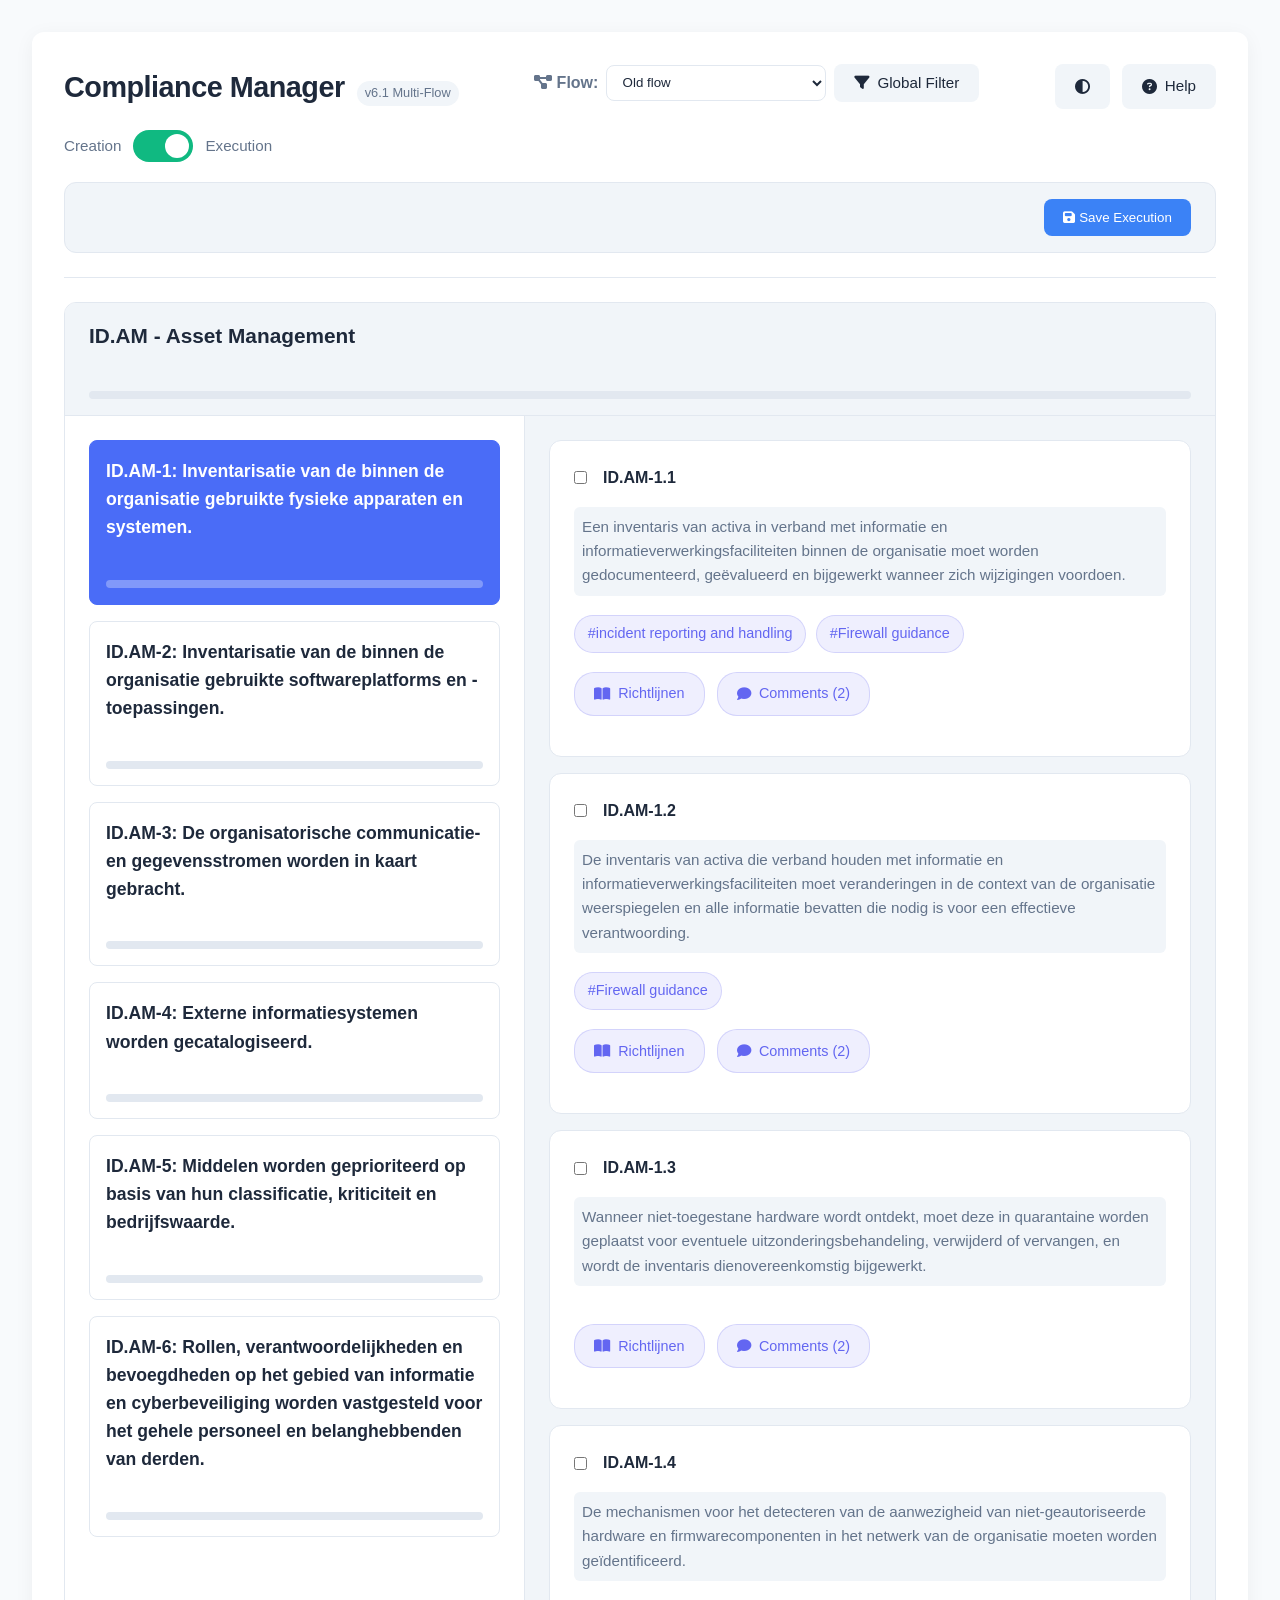
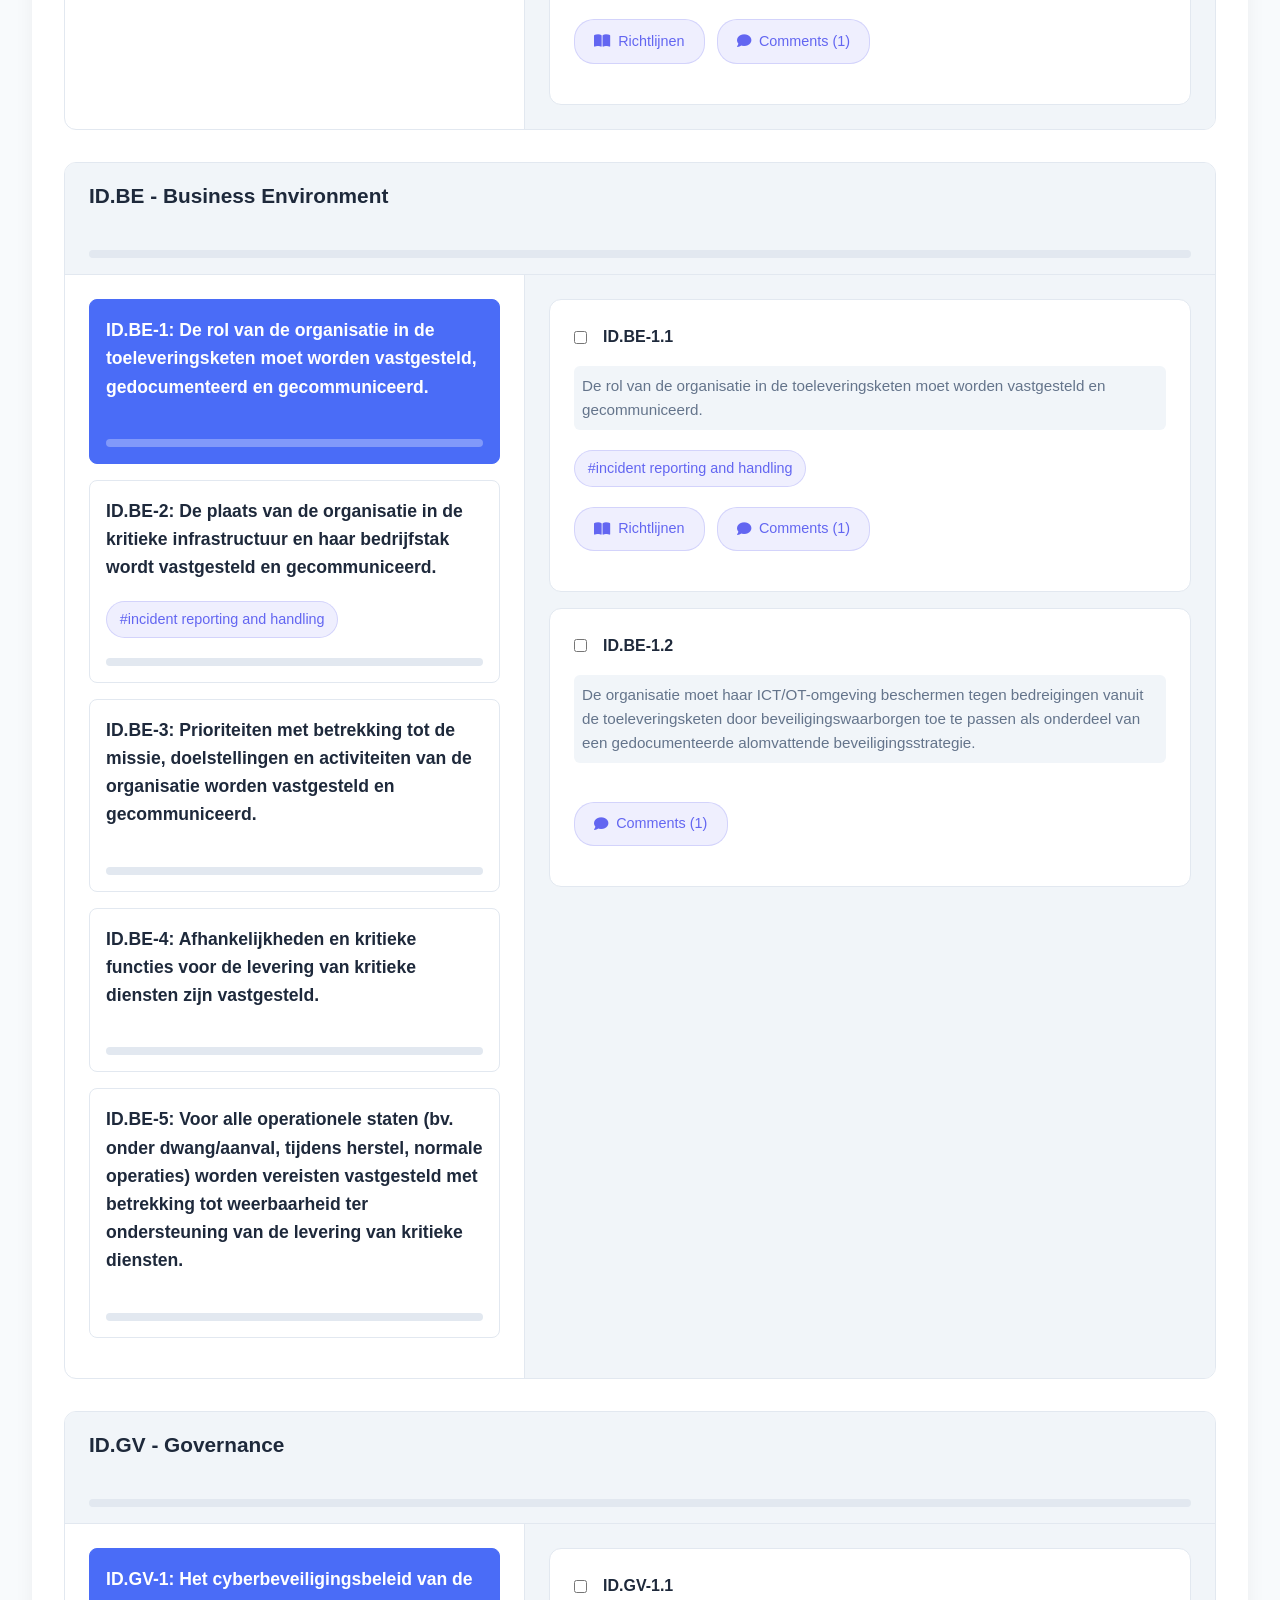
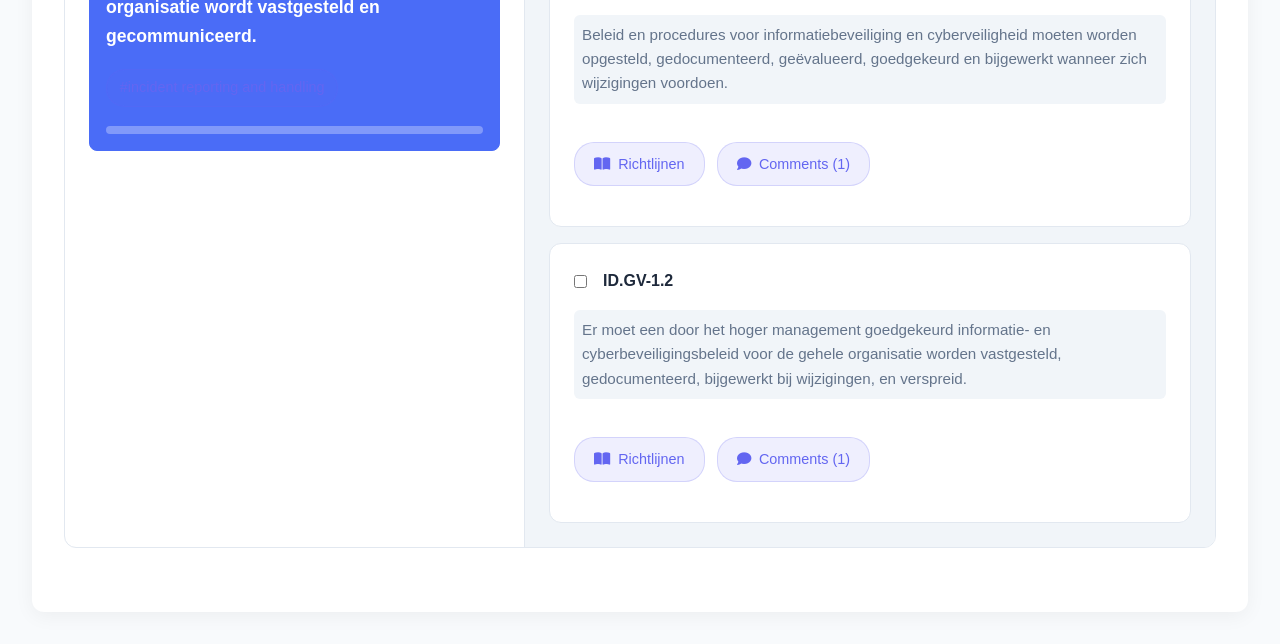
<file: index.html>
<!DOCTYPE html>
<html lang="en">
<head>
    <meta charset="UTF-8" />
    <meta name="viewport" content="width=device-width, initial-scale=1.0" />
    <title>Compliance Workflow Manager</title>
    <meta name="description" content="Manage complex compliance workflows with an Action and Evidence Register model." />
    <!-- Font Awesome -->
    <link rel="stylesheet" href="https://cdnjs.cloudflare.com/ajax/libs/font-awesome/6.4.0/css/all.min.css" />
    <!-- Quill (notes) -->
    <link href="https://cdn.quilljs.com/1.3.6/quill.snow.css" rel="stylesheet" />
    <!-- App styles -->
    <link rel="stylesheet" href="style.css" />
    <link
        rel="icon"
        href="data:image/svg+xml,<svg xmlns='http://www.w3.org/2000/svg' viewBox='0 0 24 24'><path fill='%236366f1' d='M12 2L2 7v10l10 5 10-5V7L12 2zm0 2.24L19.5 8.5 12 12.26 4.5 8.5 12 4.24zM3 8.82v6.36l8 4v-6.72L3 8.82zm9 3.46v6.72l8-4V8.82l-8 3.46z'/></svg>"
    />
</head>
<body>
    <div id="app-container">
        <!-- Header -->
        <div class="top-bar">
            <div class="header-controls">
                <div class="header-title">
                    <h1>Compliance Manager</h1>
                    <div class="app-version">v6.1 Multi-Flow</div>
                </div>

                <!-- FLOW PICKER -->
                <div class="flows-bar">
                    <label class="flow-label">
                        <i class="fa-solid fa-diagram-project"></i> Flow:
                    </label>
                    <select id="flow-select" aria-label="Select flow"></select>
                    <!-- Creation-only management -->
                    <button id="flow-new" class="doc-button creation-only" title="Create flow">
                        <i class="fa-solid fa-plus"></i> New
                    </button>
                    <button id="flow-rename" class="doc-button creation-only" title="Rename flow">
                        <i class="fa-solid fa-pen"></i>
                    </button>
                    <button id="flow-delete" class="doc-button danger creation-only" title="Delete flow">
                        <i class="fa-solid fa-trash"></i>
                    </button>
                    <button id="global-tag-filter" class="doc-button" title="Cross-flow tag filter">
                        <i class="fa-solid fa-filter"></i> Global Filter
                    </button>
                </div>

                <div class="header-buttons">
                    <button id="theme-toggle-btn" class="doc-button" title="Toggle Dark/Light Theme" aria-label="Toggle theme">
                        <i class="fa-solid fa-circle-half-stroke"></i>
                    </button>
                    <a
                        href="https://corprorate.com/newflow/documentation.html"
                        target="_blank"
                        class="doc-button"
                        title="View the user manual"
                        aria-label="Documentation"
                    >
                        <i class="fa-solid fa-circle-question"></i> Help
                    </a>
                </div>

                <div class="mode-toggle">
                    <span class="mode-label">Creation</span>
                    <label class="switch">
                        <input type="checkbox" id="mode-switch-checkbox" aria-label="Toggle between creation and execution modes" />
                        <span class="slider round"></span>
                    </label>
                    <span class="mode-label">Execution</span>
                </div>
            </div>

            <!-- Active tag filter banner (per-flow) -->
            <div id="tag-filter-banner" class="execution-only hidden" style="margin-top: 12px">
                <span class="tag-filter-chip">
                    <i class="fa-solid fa-filter"></i>
                    <span>Filtered by tag:</span>
                    <strong id="active-tag-label">#example</strong>
                    <button id="clear-tag-filter" class="clear-tag-filter" aria-label="Clear tag filter">
                        <i class="fa-solid fa-xmark"></i> Clear
                    </button>
                </span>
            </div>

            <!-- Global settings / save -->
            <div class="global-settings">
                <div class="left-global">
                    <label class="setting-toggle creation-only" title="If checked, evidence must be completed in order.">
                        <input type="checkbox" id="enforce-sequence-checkbox" />
                        Enforce Sequential Order
                    </label>
                </div>
                <div class="right-global">
                    <button id="save-structure-btn" class="primary creation-only" aria-label="Save creation data">
                        <i class="fa-solid fa-cloud-arrow-up"></i> Save Structure
                    </button>
                    <button id="save-execution-btn" class="secondary execution-only" aria-label="Save execution data">
                        <i class="fa-solid fa-floppy-disk"></i> Save Execution
                    </button>
                </div>
            </div>
        </div>

        <!-- Main workflow content -->
        <div id="workflow-root"><div class="loading-state">Loading...</div></div>

        <!-- Add Category button -->
        <div id="add-category-btn-container" class="creation-only">
            <button id="add-category-btn" data-action="add-category" data-path="data" aria-label="Add new control">
                <i class="fa-solid fa-plus"></i> Add New Rule
            </button>
        </div>
    </div>

    <!-- Modal -->
    <div id="modal-backdrop" class="hidden">
        <div id="modal-content">
            <button id="modal-close-btn" title="Close" aria-label="Close modal"><i class="fa-solid fa-xmark"></i></button>
            <h3 id="modal-title">Modal Title</h3>
            <div id="modal-body"></div>
        </div>
    </div>

    <!-- Quill -->
    <script src="https://cdn.quilljs.com/1.3.6/quill.js"></script>
    <!-- App -->
    <script src="script.js"></script>
</body>
</html>
</file>
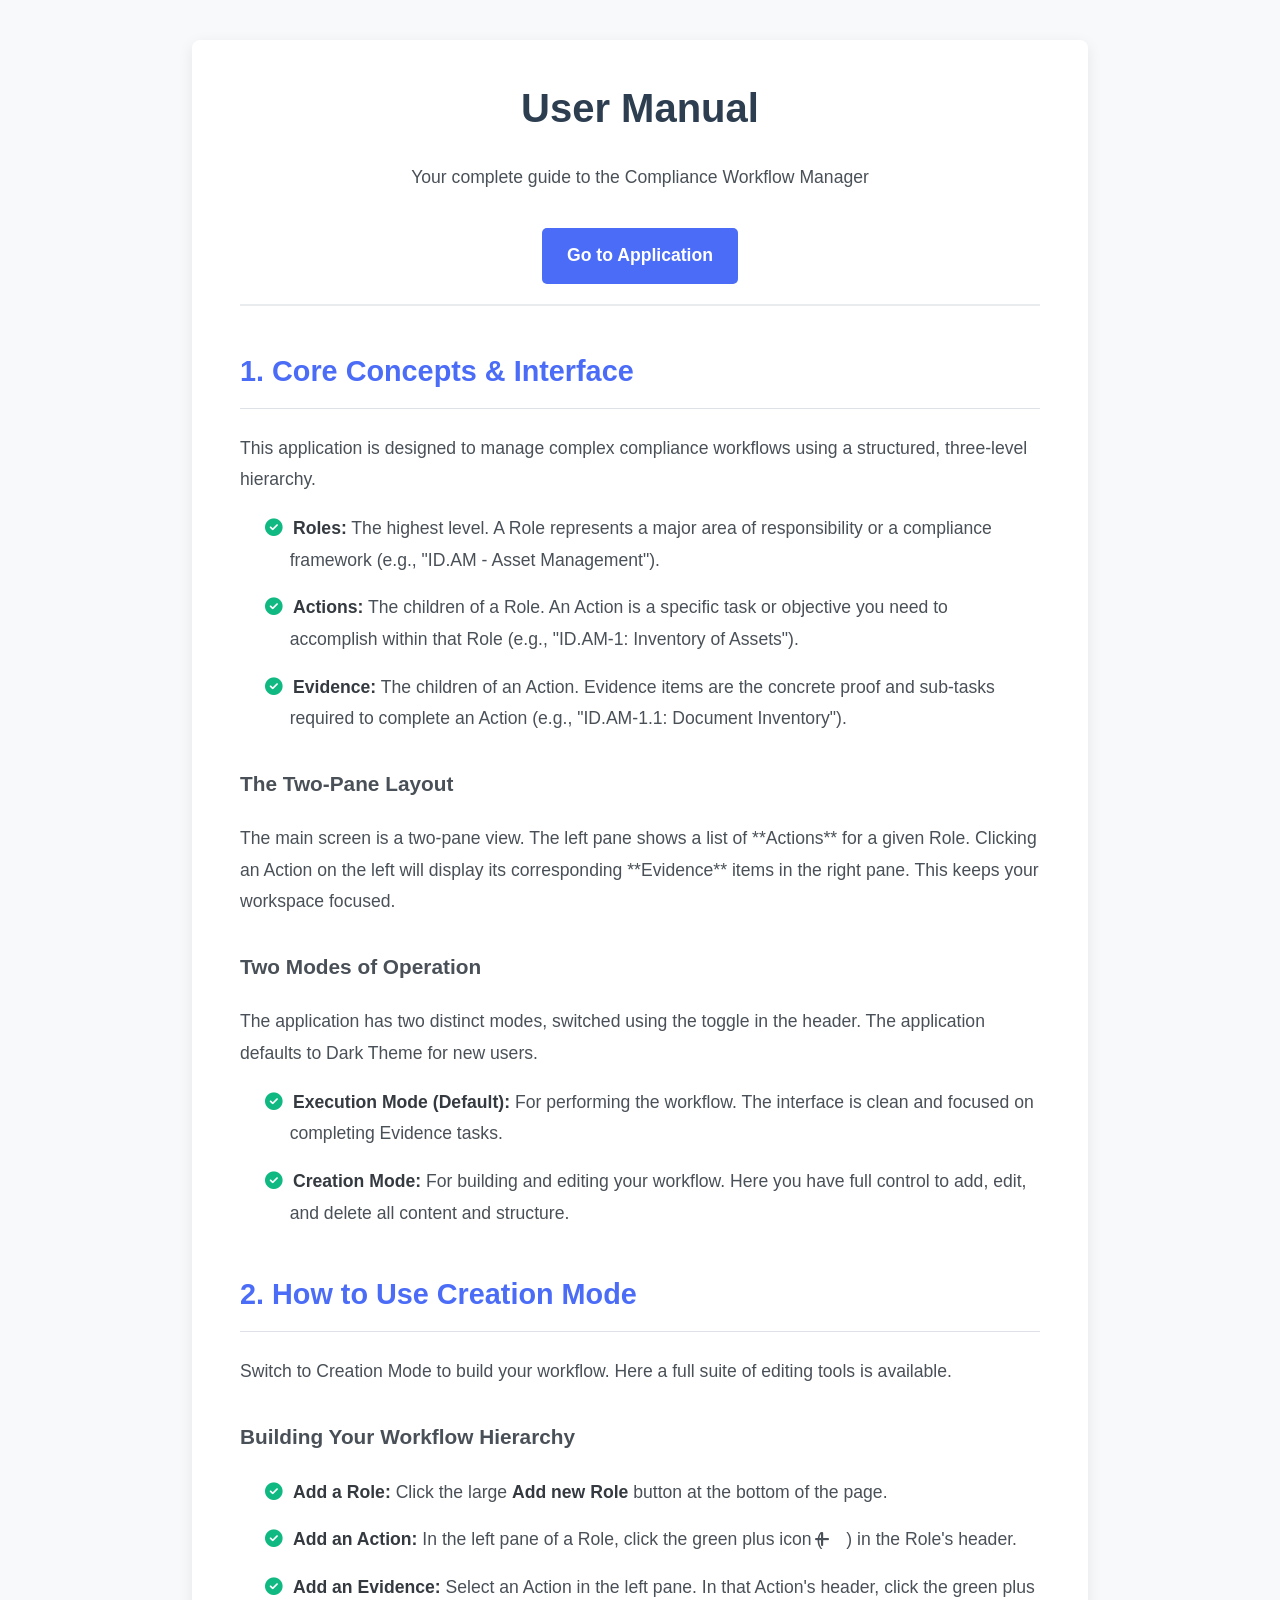
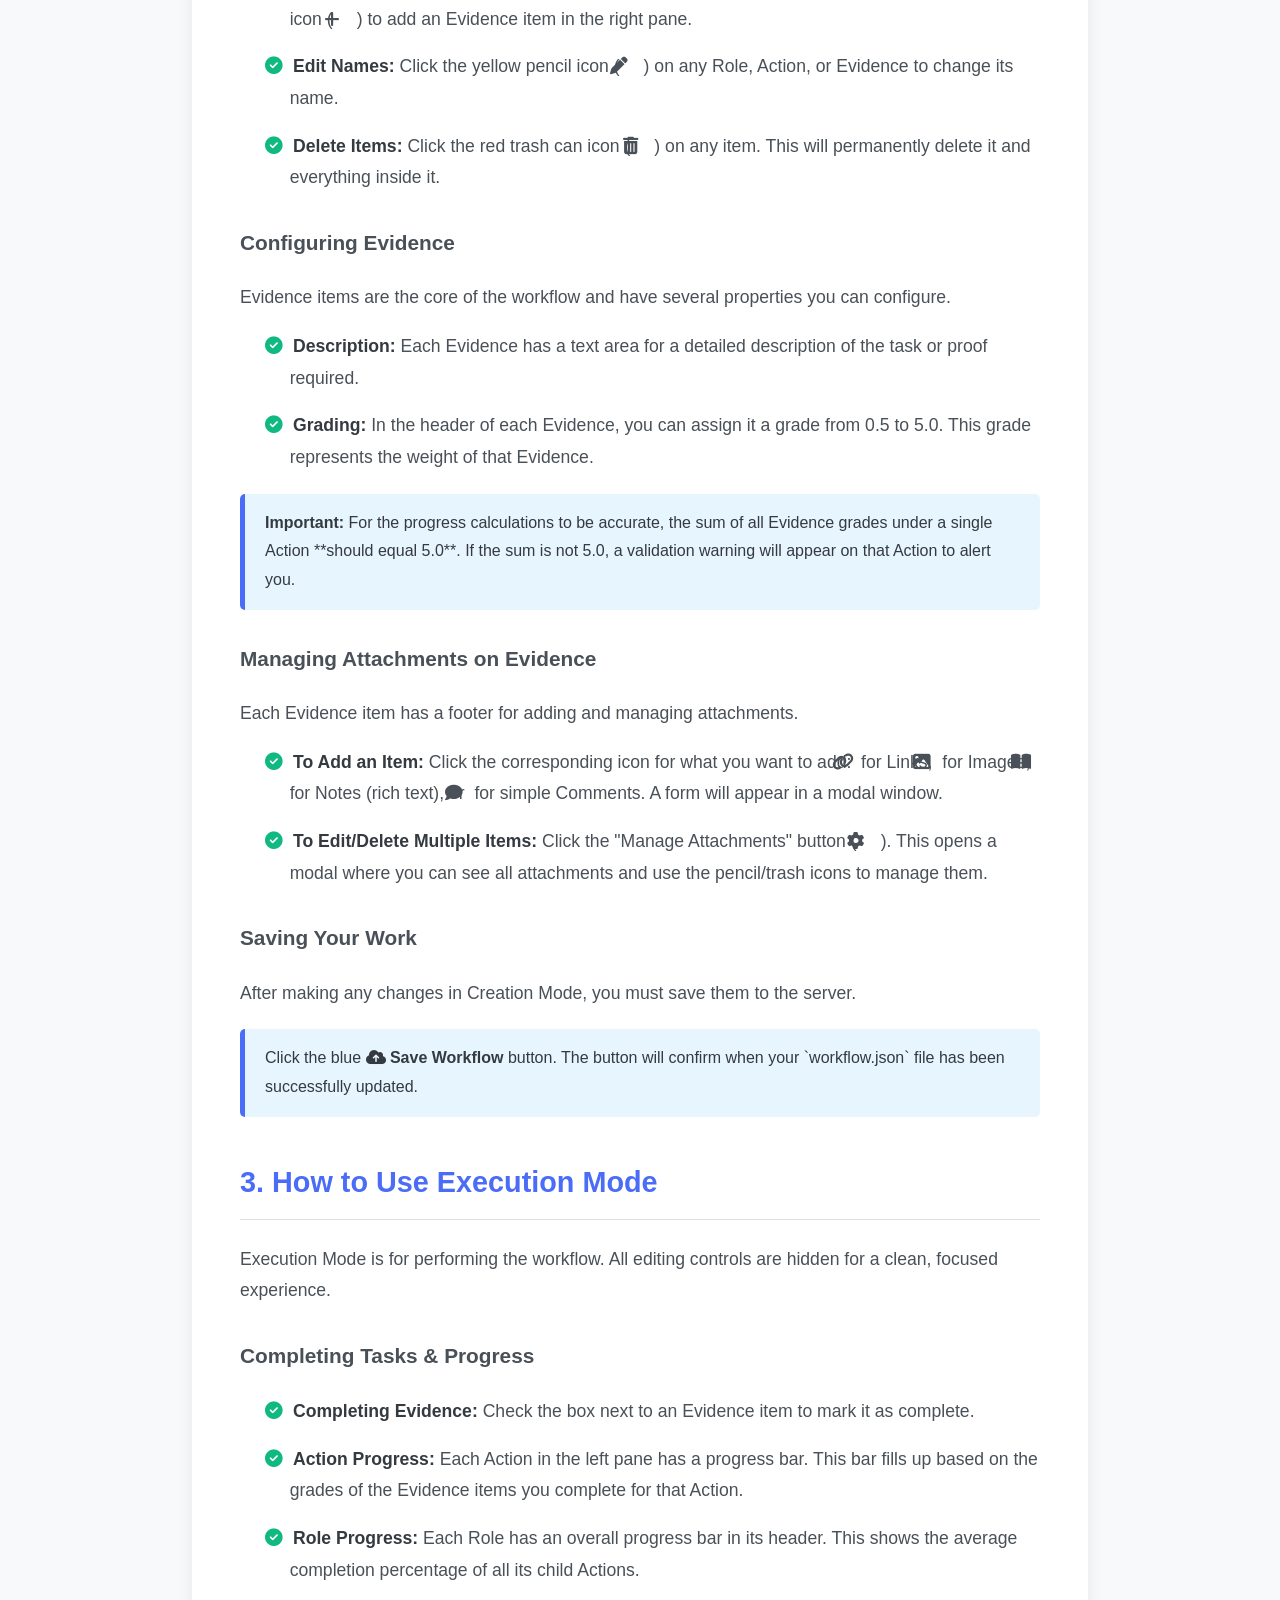
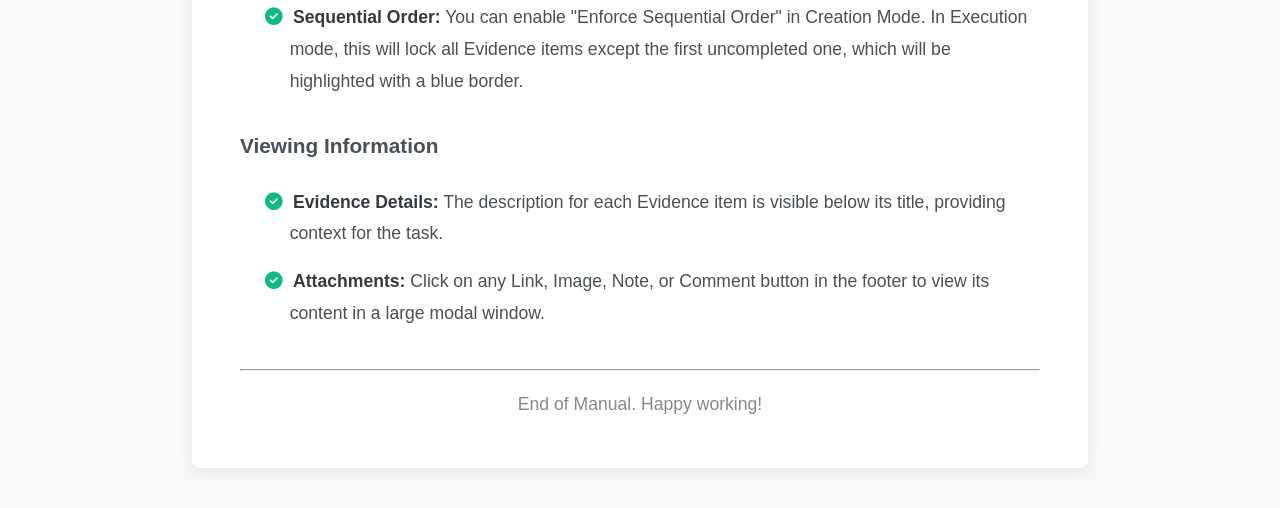
<file: documentation.html>
<!DOCTYPE html>
<html lang="en">
<head>
    <meta charset="UTF-8">
    <meta name="viewport" content="width=device-width, initial-scale=1.0">
    <title>User Manual: Compliance Workflow Manager</title>
    <link rel="stylesheet" href="https://cdnjs.cloudflare.com/ajax/libs/font-awesome/6.2.1/css/all.min.css">
    <style>
        body {
            font-family: -apple-system, BlinkMacSystemFont, "Segoe UI", Roboto, "Helvetica Neue", Arial, sans-serif;
            line-height: 1.8;
            color: #343a40;
            background-color: #f8f9fa;
            margin: 0;
            padding: 20px;
        }
        main {
            max-width: 800px;
            margin: 20px auto;
            background-color: #ffffff;
            border-radius: 8px;
            box-shadow: 0 4px 15px rgba(0, 0, 0, 0.08);
            padding: 2rem 3rem;
        }
        header {
            text-align: center;
            border-bottom: 2px solid #e9ecef;
            padding-bottom: 20px;
            margin-bottom: 30px;
        }
        h1 {
            color: #2c3e50;
            margin: 0 0 10px 0;
            font-size: 2.5rem;
        }
        h2 {
            color: #4a6cf7;
            border-bottom: 1px solid #dee2e6;
            padding-bottom: 10px;
            margin-top: 40px;
            font-size: 1.8rem;
        }
        h3 {
            color: #495057;
            margin-top: 30px;
            font-size: 1.3rem;
        }
        p, li {
            margin-bottom: 15px;
            font-size: 1.1rem;
            color: #495057;
        }
        .note {
            background-color: #e7f5ff;
            border-left: 5px solid #4a6cf7;
            padding: 15px 20px;
            margin: 20px 0;
            border-radius: 5px;
        }
        ul {
            padding-left: 25px;
            list-style-type: none;
        }
        li {
            padding-left: 1.4em;
            text-indent: -1.4em;
        }
        li::before {
            content: "\f058"; /* Font Awesome check-square icon */
            font-family: "Font Awesome 6 Free";
            font-weight: 900;
            margin-right: 10px;
            color: #10b981;
        }
        strong {
            color: #343a40;
        }
        .app-button {
            display: inline-block;
            margin-top: 20px;
            padding: 12px 25px;
            background-color: #4a6cf7;
            color: #ffffff;
            text-decoration: none;
            border-radius: 5px;
            font-weight: bold;
            transition: background-color 0.2s;
            font-size: 1.1rem;
        }
        .app-button:hover {
            opacity: 0.85;
        }
        .key-icon {
            display: inline-block;
            padding: 2px 6px;
            background-color: #e9ecef;
            border-radius: 4px;
            border: 1px solid #ced4da;
            font-family: monospace;
            font-size: 0.9em;
            color: #495057;
        }
        .icon-example {
            font-size: 1em;
            width: 24px;
            display: inline-block;
            text-align: center;
        }
    </style>
</head>
<body>
    <main>
        <header>
            <h1>User Manual</h1>
            <p>Your complete guide to the Compliance Workflow Manager</p>
            <a href="index.html" class="app-button">Go to Application</a>
        </header>

        <section>
            <h2>1. Core Concepts & Interface</h2>
            <p>This application is designed to manage complex compliance workflows using a structured, three-level hierarchy.</p>
            <ul>
                <li><strong>Roles:</strong> The highest level. A Role represents a major area of responsibility or a compliance framework (e.g., "ID.AM - Asset Management").</li>
                <li><strong>Actions:</strong> The children of a Role. An Action is a specific task or objective you need to accomplish within that Role (e.g., "ID.AM-1: Inventory of Assets").</li>
                <li><strong>Evidence:</strong> The children of an Action. Evidence items are the concrete proof and sub-tasks required to complete an Action (e.g., "ID.AM-1.1: Document Inventory").</li>
            </ul>

            <h3>The Two-Pane Layout</h3>
            <p>The main screen is a two-pane view. The left pane shows a list of **Actions** for a given Role. Clicking an Action on the left will display its corresponding **Evidence** items in the right pane. This keeps your workspace focused.</p>

            <h3>Two Modes of Operation</h3>
            <p>The application has two distinct modes, switched using the toggle in the header. The application defaults to Dark Theme for new users.</p>
            <ul>
                <li><strong>Execution Mode (Default):</strong> For performing the workflow. The interface is clean and focused on completing Evidence tasks.</li>
                <li><strong>Creation Mode:</strong> For building and editing your workflow. Here you have full control to add, edit, and delete all content and structure.</li>
            </ul>
        </section>

        <section>
            <h2>2. How to Use Creation Mode</h2>
            <p>Switch to Creation Mode to build your workflow. Here a full suite of editing tools is available.</p>
            
            <h3>Building Your Workflow Hierarchy</h3>
            <ul>
                <li><strong>Add a Role:</strong> Click the large <strong>Add new Role</strong> button at the bottom of the page.</li>
                <li><strong>Add an Action:</strong> In the left pane of a Role, click the green plus icon (<i class="icon-example fa-solid fa-plus"></i>) in the Role's header.</li>
                <li><strong>Add an Evidence:</strong> Select an Action in the left pane. In that Action's header, click the green plus icon (<i class="icon-example fa-solid fa-plus"></i>) to add an Evidence item in the right pane.</li>
                <li><strong>Edit Names:</strong> Click the yellow pencil icon (<i class="icon-example fa-solid fa-pen"></i>) on any Role, Action, or Evidence to change its name.</li>
                <li><strong>Delete Items:</strong> Click the red trash can icon (<i class="icon-example fa-solid fa-trash-can"></i>) on any item. This will permanently delete it and everything inside it.</li>
            </ul>

            <h3>Configuring Evidence</h3>
            <p>Evidence items are the core of the workflow and have several properties you can configure.</p>
            <ul>
                <li><strong>Description:</strong> Each Evidence has a text area for a detailed description of the task or proof required.</li>
                <li><strong>Grading:</strong> In the header of each Evidence, you can assign it a grade from 0.5 to 5.0. This grade represents the weight of that Evidence.</li>
            </ul>
            <div class="note">
                <strong>Important:</strong> For the progress calculations to be accurate, the sum of all Evidence grades under a single Action **should equal 5.0**. If the sum is not 5.0, a validation warning will appear on that Action to alert you.
            </div>

            <h3>Managing Attachments on Evidence</h3>
            <p>Each Evidence item has a footer for adding and managing attachments.</p>
            <ul>
                <li><strong>To Add an Item:</strong> Click the corresponding icon for what you want to add: <i class="fa-solid fa-link"></i> for Links, <i class="fa-solid fa-image"></i> for Images, <i class="fa-solid fa-book-open"></i> for Notes (rich text), or <i class="fa-solid fa-comment"></i> for simple Comments. A form will appear in a modal window.</li>
                <li><strong>To Edit/Delete Multiple Items:</strong> Click the "Manage Attachments" button (<i class="icon-example fa-solid fa-gear"></i>). This opens a modal where you can see all attachments and use the pencil/trash icons to manage them.</li>
            </ul>

            <h3>Saving Your Work</h3>
            <p>After making any changes in Creation Mode, you must save them to the server.</p>
            <div class="note">
                Click the blue <strong><i class="fa-solid fa-cloud-arrow-up"></i> Save Workflow</strong> button. The button will confirm when your `workflow.json` file has been successfully updated.
            </div>
        </section>

        <section>
            <h2>3. How to Use Execution Mode</h2>
            <p>Execution Mode is for performing the workflow. All editing controls are hidden for a clean, focused experience.</p>
            
            <h3>Completing Tasks & Progress</h3>
            <ul>
                <li><strong>Completing Evidence:</strong> Check the box next to an Evidence item to mark it as complete.</li>
                <li><strong>Action Progress:</strong> Each Action in the left pane has a progress bar. This bar fills up based on the grades of the Evidence items you complete for that Action.</li>
                <li><strong>Role Progress:</strong> Each Role has an overall progress bar in its header. This shows the average completion percentage of all its child Actions.</li>
                <li><strong>Sequential Order:</strong> You can enable "Enforce Sequential Order" in Creation Mode. In Execution mode, this will lock all Evidence items except the first uncompleted one, which will be highlighted with a blue border.</li>
            </ul>

            <h3>Viewing Information</h3>
            <ul>
                <li><strong>Evidence Details:</strong> The description for each Evidence item is visible below its title, providing context for the task.</li>
                <li><strong>Attachments:</strong> Click on any Link, Image, Note, or Comment button in the footer to view its content in a large modal window.</li>
            </ul>
        </section>
        
        <hr style="margin-top: 40px;">
        <p style="text-align: center; color: #888;">End of Manual. Happy working!</p>
    </main>
</body>
</html>
</file>
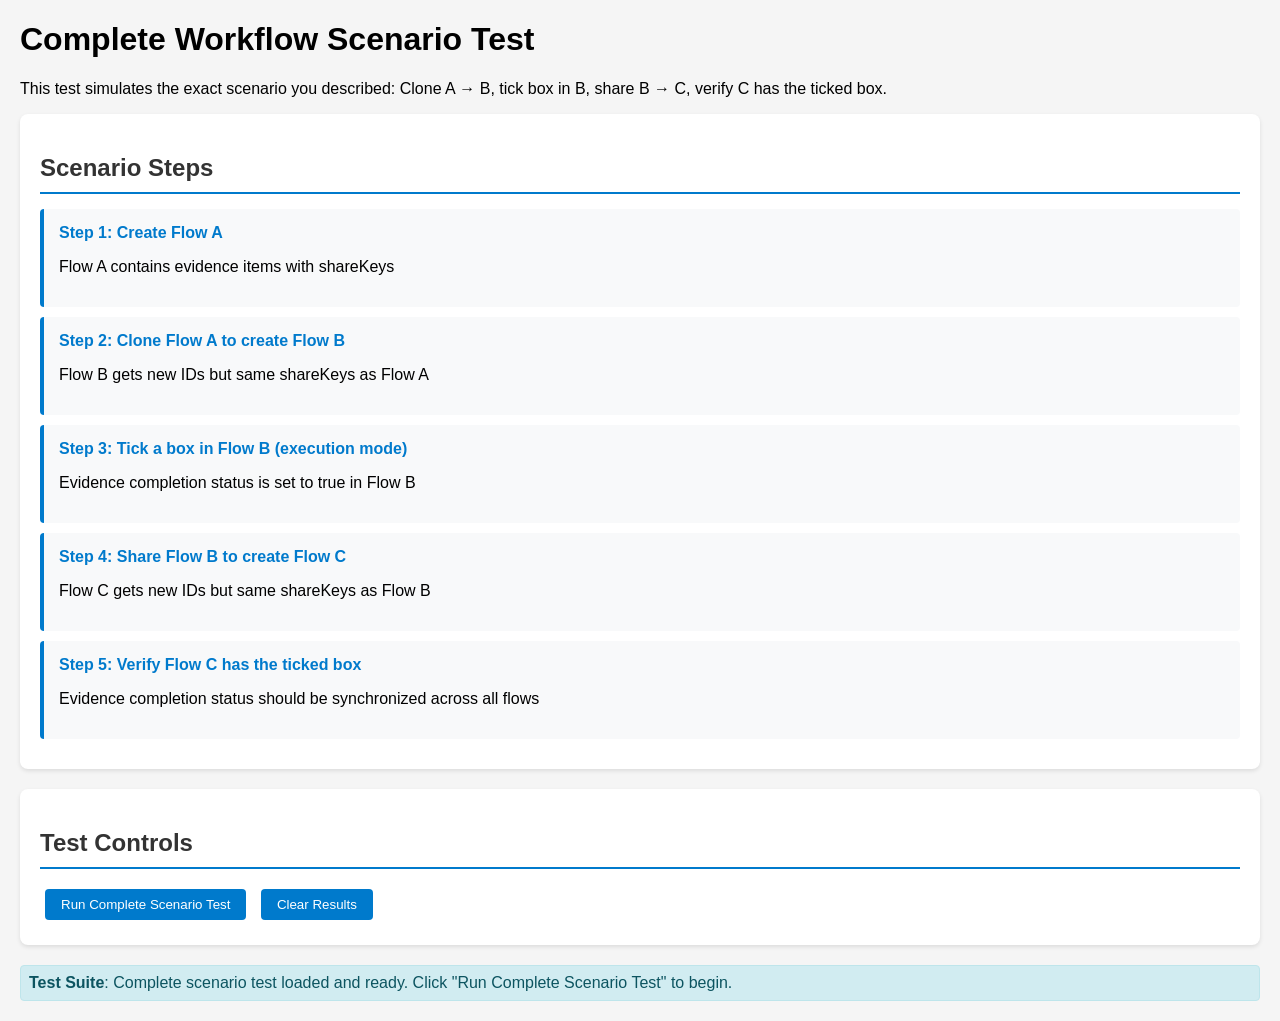
<file: test_complete_scenario.html>
<!DOCTYPE html>
<html lang="en">
<head>
    <meta charset="UTF-8">
    <meta name="viewport" content="width=device-width, initial-scale=1.0">
    <title>Complete Workflow Scenario Test</title>
    <style>
        body { font-family: Arial, sans-serif; margin: 20px; background: #f5f5f5; }
        .test-container { background: white; padding: 20px; border-radius: 8px; margin-bottom: 20px; box-shadow: 0 2px 4px rgba(0,0,0,0.1); }
        .test-title { color: #333; border-bottom: 2px solid #007acc; padding-bottom: 10px; margin-bottom: 15px; }
        .test-result { margin: 10px 0; padding: 8px; border-radius: 4px; }
        .pass { background: #d4edda; color: #155724; border: 1px solid #c3e6cb; }
        .fail { background: #f8d7da; color: #721c24; border: 1px solid #f5c6cb; }
        .info { background: #d1ecf1; color: #0c5460; border: 1px solid #bee5eb; }
        .test-button { background: #007acc; color: white; border: none; padding: 8px 16px; border-radius: 4px; cursor: pointer; margin: 5px; }
        .test-button:hover { background: #0056b3; }
        .test-data { background: #f8f9fa; padding: 10px; border-radius: 4px; margin: 10px 0; font-family: monospace; font-size: 12px; }
        .scenario-step { background: #f8f9fa; padding: 15px; border-radius: 4px; margin: 10px 0; border-left: 4px solid #007acc; }
        .step-title { font-weight: bold; color: #007acc; margin-bottom: 10px; }
    </style>
</head>
<body>
    <h1>Complete Workflow Scenario Test</h1>
    <p>This test simulates the exact scenario you described: Clone A → B, tick box in B, share B → C, verify C has the ticked box.</p>

    <div class="test-container">
        <h2 class="test-title">Scenario Steps</h2>
        <div class="scenario-step">
            <div class="step-title">Step 1: Create Flow A</div>
            <p>Flow A contains evidence items with shareKeys</p>
        </div>
        <div class="scenario-step">
            <div class="step-title">Step 2: Clone Flow A to create Flow B</div>
            <p>Flow B gets new IDs but same shareKeys as Flow A</p>
        </div>
        <div class="scenario-step">
            <div class="step-title">Step 3: Tick a box in Flow B (execution mode)</div>
            <p>Evidence completion status is set to true in Flow B</p>
        </div>
        <div class="scenario-step">
            <div class="step-title">Step 4: Share Flow B to create Flow C</div>
            <p>Flow C gets new IDs but same shareKeys as Flow B</p>
        </div>
        <div class="scenario-step">
            <div class="step-title">Step 5: Verify Flow C has the ticked box</div>
            <p>Evidence completion status should be synchronized across all flows</p>
        </div>
    </div>

    <div class="test-container">
        <h2 class="test-title">Test Controls</h2>
        <button class="test-button" onclick="runCompleteScenarioTest()">Run Complete Scenario Test</button>
        <button class="test-button" onclick="clearResults()">Clear Results</button>
    </div>

    <div id="test-results"></div>

    <script>
        // Test helper functions
        function addTestResult(title, status, message, data = null) {
            const resultsDiv = document.getElementById('test-results');
            const resultDiv = document.createElement('div');
            resultDiv.className = `test-result ${status}`;
            
            let content = `<strong>${title}</strong>: ${message}`;
            if (data) {
                content += `<div class="test-data">${JSON.stringify(data, null, 2)}</div>`;
            }
            
            resultDiv.innerHTML = content;
            resultsDiv.appendChild(resultDiv);
        }

        function clearResults() {
            document.getElementById('test-results').innerHTML = '';
        }

        // Simulate the synchronizeSharedExecutionData function
        function synchronizeSharedExecutionData(workflow, executions) {
            // Create a map of shareKey to the most recent execution status
            const shareKeyToExecutionStatus = new Map();
            
            // First pass: collect all execution statuses by shareKey
            workflow.flows.forEach(flow => {
                const exec = executions.flows[flow.id] || { completed: {} };
                (flow.data || []).forEach(ctl => (ctl.subcategories || []).forEach(act => (act.subcategories || []).forEach(ev => {
                    if (ev.shareKey && typeof exec.completed[ev.id] === 'boolean') {
                        // If we already have a status for this shareKey, keep the most recent one (true takes precedence)
                        if (!shareKeyToExecutionStatus.has(ev.shareKey) || exec.completed[ev.id] === true) {
                            shareKeyToExecutionStatus.set(ev.shareKey, exec.completed[ev.id]);
                        }
                    }
                })));
            });
            
            // Second pass: apply the synchronized status to all evidence items with the same shareKey
            workflow.flows.forEach(flow => {
                const exec = executions.flows[flow.id] || { completed: {} };
                (flow.data || []).forEach(ctl => (ctl.subcategories || []).forEach(act => (act.subcategories || []).forEach(ev => {
                    if (ev.shareKey && shareKeyToExecutionStatus.has(ev.shareKey)) {
                        exec.completed[ev.id] = shareKeyToExecutionStatus.get(ev.shareKey);
                    }
                })));
            });
        }

        function runCompleteScenarioTest() {
            clearResults();
            addTestResult('Complete Scenario Test', 'info', 'Starting complete workflow scenario test...');
            
            // Step 1: Create Flow A
            addTestResult('Step 1', 'info', 'Creating Flow A with evidence items...');
            const workflow = {
                settings: { enforceSequence: true },
                flows: [
                    {
                        id: 'flow-a',
                        name: 'Flow A',
                        data: [
                            {
                                id: 'ctl-1',
                                name: 'Control 1',
                                text: 'Control 1 description',
                                tags: ['security'],
                                shareKey: 'shared-ctl-1',
                                subcategories: [
                                    {
                                        id: 'act-1',
                                        name: 'Action 1',
                                        text: 'Action 1 description',
                                        tags: ['implementation'],
                                        shareKey: 'shared-act-1',
                                        subcategories: [
                                            {
                                                id: 'evi-1',
                                                name: 'Evidence 1',
                                                text: 'Evidence 1 description',
                                                tags: ['documentation'],
                                                shareKey: 'shared-evi-1',
                                                grade: 2.0,
                                                completed: false,
                                                footer: { links: [], images: [], notes: [], comments: [] }
                                            }
                                        ]
                                    }
                                ]
                            }
                        ]
                    }
                ]
            };

            const executions = {
                flows: {
                    'flow-a': { completed: { 'evi-1': false } }
                }
            };

            addTestResult('Step 1', 'pass', 'Flow A created successfully', {
                'Flow A evidence completion': executions.flows['flow-a'].completed['evi-1']
            });

            // Step 2: Clone Flow A to create Flow B
            addTestResult('Step 2', 'info', 'Cloning Flow A to create Flow B...');
            const flowB = {
                id: 'flow-b',
                name: 'Flow B',
                data: JSON.parse(JSON.stringify(workflow.flows[0].data))
            };

            // Update IDs for Flow B (simulating clone)
            flowB.data[0].id = 'ctl-2';
            flowB.data[0].subcategories[0].id = 'act-2';
            flowB.data[0].subcategories[0].subcategories[0].id = 'evi-2';

            workflow.flows.push(flowB);
            executions.flows['flow-b'] = { completed: { 'evi-2': false } };

            addTestResult('Step 2', 'pass', 'Flow B created successfully (cloned from Flow A)', {
                'Flow B evidence completion': executions.flows['flow-b'].completed['evi-2'],
                'ShareKeys match': flowB.data[0].subcategories[0].subcategories[0].shareKey === workflow.flows[0].data[0].subcategories[0].subcategories[0].shareKey
            });

            // Step 3: Tick a box in Flow B (execution mode)
            addTestResult('Step 3', 'info', 'Ticking a box in Flow B (execution mode)...');
            executions.flows['flow-b'].completed['evi-2'] = true;

            addTestResult('Step 3', 'pass', 'Evidence in Flow B is now ticked', {
                'Flow A evidence completion': executions.flows['flow-a'].completed['evi-1'],
                'Flow B evidence completion': executions.flows['flow-b'].completed['evi-2']
            });

            // Step 4: Share Flow B to create Flow C
            addTestResult('Step 4', 'info', 'Sharing Flow B to create Flow C...');
            const flowC = {
                id: 'flow-c',
                name: 'Flow C',
                data: JSON.parse(JSON.stringify(flowB.data))
            };

            // Update IDs for Flow C (simulating share)
            flowC.data[0].id = 'ctl-3';
            flowC.data[0].subcategories[0].id = 'act-3';
            flowC.data[0].subcategories[0].subcategories[0].id = 'evi-3';

            workflow.flows.push(flowC);
            executions.flows['flow-c'] = { completed: { 'evi-3': false } };

            addTestResult('Step 4', 'pass', 'Flow C created successfully (shared from Flow B)', {
                'Flow C evidence completion': executions.flows['flow-c'].completed['evi-3'],
                'ShareKeys match': flowC.data[0].subcategories[0].subcategories[0].shareKey === flowB.data[0].subcategories[0].subcategories[0].shareKey
            });

            // Step 5: Synchronize execution data (this is what the fix does)
            addTestResult('Step 5', 'info', 'Synchronizing execution data across all flows...');
            synchronizeSharedExecutionData(workflow, executions);

            // Verify results
            const flowACompleted = executions.flows['flow-a'].completed['evi-1'];
            const flowBCompleted = executions.flows['flow-b'].completed['evi-2'];
            const flowCCompleted = executions.flows['flow-c'].completed['evi-3'];

            addTestResult('Step 5', 'info', 'After synchronization:', {
                'Flow A evidence completion': flowACompleted,
                'Flow B evidence completion': flowBCompleted,
                'Flow C evidence completion': flowCCompleted
            });

            // Test the specific scenario: Flow C should now have the ticked box
            if (flowCCompleted === true) {
                addTestResult('Scenario Result', 'pass', 'SUCCESS: Flow C now has the ticked box! The sharing is working correctly.');
            } else {
                addTestResult('Scenario Result', 'fail', 'FAIL: Flow C does not have the ticked box. The sharing is not working.');
            }

            // Additional verification: all shared items should have the same completion status
            if (flowACompleted === flowBCompleted && flowBCompleted === flowCCompleted) {
                addTestResult('Consistency Check', 'pass', 'SUCCESS: All shared evidence items have consistent completion status');
            } else {
                addTestResult('Consistency Check', 'fail', 'FAIL: Shared evidence items have inconsistent completion status');
            }

            // Summary
            addTestResult('Test Summary', 'info', 'Test completed. The fix ensures that when you create a shared workflow, the execution data is properly synchronized across all flows with the same shareKey.');
        }

        // Initialize the test
        document.addEventListener('DOMContentLoaded', () => {
            addTestResult('Test Suite', 'info', 'Complete scenario test loaded and ready. Click "Run Complete Scenario Test" to begin.');
        });
    </script>
</body>
</html>
</file>
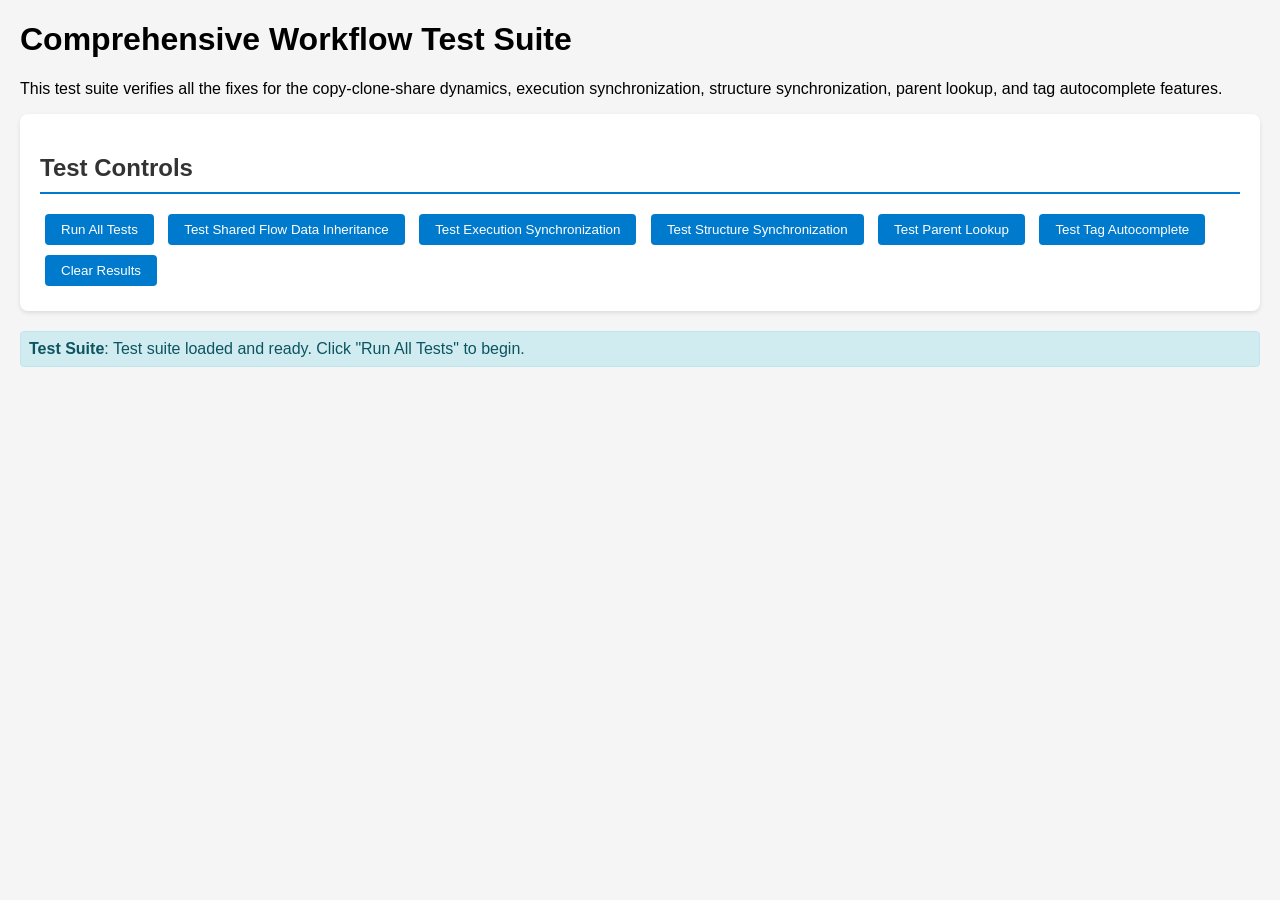
<file: test_comprehensive.html>
<!DOCTYPE html>
<html lang="en">
<head>
    <meta charset="UTF-8">
    <meta name="viewport" content="width=device-width, initial-scale=1.0">
    <title>Comprehensive Workflow Test Suite</title>
    <style>
        body { font-family: Arial, sans-serif; margin: 20px; background: #f5f5f5; }
        .test-container { background: white; padding: 20px; border-radius: 8px; margin-bottom: 20px; box-shadow: 0 2px 4px rgba(0,0,0,0.1); }
        .test-title { color: #333; border-bottom: 2px solid #007acc; padding-bottom: 10px; margin-bottom: 15px; }
        .test-section { margin: 15px 0; padding: 10px; background: #f8f9fa; border-left: 4px solid #007acc; }
        .test-result { margin: 10px 0; padding: 8px; border-radius: 4px; }
        .pass { background: #d4edda; color: #155724; border: 1px solid #c3e6cb; }
        .fail { background: #f8d7da; color: #721c24; border: 1px solid #f5c6cb; }
        .info { background: #d1ecf1; color: #0c5460; border: 1px solid #bee5eb; }
        .test-button { background: #007acc; color: white; border: none; padding: 8px 16px; border-radius: 4px; cursor: pointer; margin: 5px; }
        .test-button:hover { background: #0056b3; }
        .test-data { background: #f8f9fa; padding: 10px; border-radius: 4px; margin: 10px 0; font-family: monospace; font-size: 12px; }
        .flow-comparison { display: grid; grid-template-columns: 1fr 1fr; gap: 20px; margin: 10px 0; }
        .flow-data { background: #f8f9fa; padding: 10px; border-radius: 4px; }
        .flow-title { font-weight: bold; color: #007acc; margin-bottom: 10px; }
    </style>
</head>
<body>
    <h1>Comprehensive Workflow Test Suite</h1>
    <p>This test suite verifies all the fixes for the copy-clone-share dynamics, execution synchronization, structure synchronization, parent lookup, and tag autocomplete features.</p>

    <div class="test-container">
        <h2 class="test-title">Test Controls</h2>
        <button class="test-button" onclick="runAllTests()">Run All Tests</button>
        <button class="test-button" onclick="runSharedFlowTests()">Test Shared Flow Data Inheritance</button>
        <button class="test-button" onclick="runExecutionSyncTests()">Test Execution Synchronization</button>
        <button class="test-button" onclick="runStructureSyncTests()">Test Structure Synchronization</button>
        <button class="test-button" onclick="runParentLookupTests()">Test Parent Lookup</button>
        <button class="test-button" onclick="runTagAutocompleteTests()">Test Tag Autocomplete</button>
        <button class="test-button" onclick="clearResults()">Clear Results</button>
    </div>

    <div id="test-results"></div>

    <script>
        // Mock workflow data for testing
        const mockWorkflow = {
            settings: { enforceSequence: true },
            flows: [
                {
                    id: 'flow-1',
                    name: 'Flow A',
                    data: [
                        {
                            id: 'ctl-1',
                            name: 'Control 1',
                            text: 'Control 1 description',
                            tags: ['security', 'compliance'],
                            shareKey: 'shared-ctl-1',
                            subcategories: [
                                {
                                    id: 'act-1',
                                    name: 'Action 1',
                                    text: 'Action 1 description',
                                    tags: ['implementation'],
                                    shareKey: 'shared-act-1',
                                    subcategories: [
                                        {
                                            id: 'evi-1',
                                            name: 'Evidence 1',
                                            text: 'Evidence 1 description',
                                            tags: ['documentation'],
                                            shareKey: 'shared-evi-1',
                                            grade: 2.0,
                                            completed: false,
                                            footer: { links: [], images: [], notes: [], comments: [] }
                                        }
                                    ]
                                }
                            ]
                        }
                    ]
                },
                {
                    id: 'flow-2',
                    name: 'Flow B',
                    data: [
                        {
                            id: 'ctl-2',
                            name: 'Control 1',
                            text: 'Control 1 description',
                            tags: ['security', 'compliance'],
                            shareKey: 'shared-ctl-1',
                            subcategories: [
                                {
                                    id: 'act-2',
                                    name: 'Action 1',
                                    text: 'Action 1 description',
                                    tags: ['implementation'],
                                    shareKey: 'shared-act-1',
                                    subcategories: [
                                        {
                                            id: 'evi-2',
                                            name: 'Evidence 1',
                                            text: 'Evidence 1 description',
                                            tags: ['documentation'],
                                            shareKey: 'shared-evi-1',
                                            grade: 2.0,
                                            completed: false,
                                            footer: { links: [], images: [], notes: [], comments: [] }
                                        }
                                    ]
                                }
                            ]
                        }
                    ]
                }
            ]
        };

        const mockExecutions = {
            flows: {
                'flow-1': { completed: { 'evi-1': true } },
                'flow-2': { completed: { 'evi-2': false } }
            }
        };

        // Test helper functions
        function addTestResult(title, status, message, data = null) {
            const resultsDiv = document.getElementById('test-results');
            const resultDiv = document.createElement('div');
            resultDiv.className = `test-result ${status}`;
            
            let content = `<strong>${title}</strong>: ${message}`;
            if (data) {
                content += `<div class="test-data">${JSON.stringify(data, null, 2)}</div>`;
            }
            
            resultDiv.innerHTML = content;
            resultsDiv.appendChild(resultDiv);
        }

        function clearResults() {
            document.getElementById('test-results').innerHTML = '';
        }

        // Test 1: Shared Flow Data Inheritance
        function testSharedFlowDataInheritance() {
            addTestResult('Shared Flow Data Inheritance', 'info', 'Testing if shared nodes inherit data changes...');
            
            try {
                // Simulate editing a shared control in Flow A
                const flowA = mockWorkflow.flows[0];
                const controlA = flowA.data[0];
                controlA.name = 'Updated Control 1';
                controlA.text = 'Updated Control 1 description';
                controlA.tags = ['security', 'compliance', 'updated'];
                
                // Check if Flow B's corresponding control was updated
                const flowB = mockWorkflow.flows[1];
                const controlB = flowB.data[0];
                
                if (controlB.shareKey === controlA.shareKey) {
                    if (controlB.name === controlA.name && 
                        controlB.text === controlA.text && 
                        JSON.stringify(controlB.tags) === JSON.stringify(controlA.tags)) {
                        addTestResult('Shared Flow Data Inheritance', 'pass', 'SUCCESS: Shared control data synchronized correctly');
                        return true;
                    } else {
                        addTestResult('Shared Flow Data Inheritance', 'fail', 'FAIL: Shared control data not synchronized', {
                            expected: { name: controlA.name, text: controlA.text, tags: controlA.tags },
                            actual: { name: controlB.name, text: controlB.text, tags: controlB.tags }
                        });
                        return false;
                    }
                } else {
                    addTestResult('Shared Flow Data Inheritance', 'fail', 'FAIL: ShareKey mismatch');
                    return false;
                }
            } catch (error) {
                addTestResult('Shared Flow Data Inheritance', 'fail', `ERROR: ${error.message}`);
                return false;
            }
        }

        // Test 2: Execution Synchronization
        function testExecutionSynchronization() {
            addTestResult('Execution Synchronization', 'info', 'Testing if execution changes sync across shared evidence...');
            
            try {
                // Simulate completing evidence in Flow A
                const flowA = mockWorkflow.flows[0];
                const evidenceA = flowA.data[0].subcategories[0].subcategories[0];
                mockExecutions.flows['flow-1'].completed[evidenceA.id] = true;
                
                // Check if Flow B's corresponding evidence was also marked complete
                const flowB = mockWorkflow.flows[1];
                const evidenceB = flowB.data[0].subcategories[0].subcategories[0];
                
                if (evidenceB.shareKey === evidenceA.shareKey) {
                    // In a real implementation, this would be handled by propagateSharedExecution
                    const flowBCompleted = mockExecutions.flows['flow-2'].completed[evidenceB.id];
                    
                    if (flowBCompleted === true) {
                        addTestResult('Execution Synchronization', 'pass', 'SUCCESS: Execution status synchronized across flows');
                        return true;
                    } else {
                        addTestResult('Execution Synchronization', 'fail', 'FAIL: Execution status not synchronized', {
                            flowA: mockExecutions.flows['flow-1'].completed,
                            flowB: mockExecutions.flows['flow-2'].completed
                        });
                        return false;
                    }
                } else {
                    addTestResult('Execution Synchronization', 'fail', 'FAIL: ShareKey mismatch for evidence');
                    return false;
                }
            } catch (error) {
                addTestResult('Execution Synchronization', 'fail', `ERROR: ${error.message}`);
                return false;
            }
        }

        // Test 3: Structure Synchronization
        function testStructureSynchronization() {
            addTestResult('Structure Synchronization', 'info', 'Testing if new elements added to shared items appear in other flows...');
            
            try {
                // Simulate adding a new evidence item to a shared action in Flow A
                const flowA = mockWorkflow.flows[0];
                const actionA = flowA.data[0].subcategories[0];
                const newEvidence = {
                    id: 'evi-3',
                    name: 'New Evidence',
                    text: 'New evidence description',
                    tags: ['new'],
                    grade: 1.5,
                    completed: false,
                    footer: { links: [], images: [], notes: [], comments: [] }
                };
                actionA.subcategories.push(newEvidence);
                
                // Check if Flow B's corresponding action also has the new evidence
                const flowB = mockWorkflow.flows[1];
                const actionB = flowB.data[0].subcategories[0];
                
                if (actionB.shareKey === actionA.shareKey) {
                    // In a real implementation, this would be handled by propagateSharedAdd
                    const hasNewEvidence = actionB.subcategories.some(ev => ev.name === 'New Evidence');
                    
                    if (hasNewEvidence) {
                        addTestResult('Structure Synchronization', 'pass', 'SUCCESS: New evidence propagated to shared action');
                        return true;
                    } else {
                        addTestResult('Structure Synchronization', 'fail', 'FAIL: New evidence not propagated to shared action', {
                            flowAActions: actionA.subcategories.map(a => a.name),
                            flowBActions: actionB.subcategories.map(a => a.name)
                        });
                        return false;
                    }
                } else {
                    addTestResult('Structure Synchronization', 'fail', 'FAIL: ShareKey mismatch for actions');
                    return false;
                }
            } catch (error) {
                addTestResult('Structure Synchronization', 'fail', `ERROR: ${error.message}`);
                return false;
            }
        }

        // Test 4: Parent Lookup
        function testParentLookup() {
            addTestResult('Parent Lookup', 'info', 'Testing if parent lookup works correctly for shared items...');
            
            try {
                // Simulate finding a control by shareKey
                const targetFlow = mockWorkflow.flows[1];
                const sourceControl = mockWorkflow.flows[0].data[0];
                
                // Test findControlIn function logic
                const foundControl = targetFlow.data.find(c => c.shareKey === sourceControl.shareKey);
                
                if (foundControl && foundControl.shareKey === sourceControl.shareKey) {
                    addTestResult('Parent Lookup', 'pass', 'SUCCESS: Parent control found by shareKey');
                    
                    // Test finding action within the control
                    const sourceAction = sourceControl.subcategories[0];
                    const foundAction = foundControl.subcategories.find(a => a.shareKey === sourceAction.shareKey);
                    
                    if (foundAction && foundAction.shareKey === sourceAction.shareKey) {
                        addTestResult('Parent Lookup', 'pass', 'SUCCESS: Parent action found by shareKey');
                        return true;
                    } else {
                        addTestResult('Parent Lookup', 'fail', 'FAIL: Parent action not found by shareKey');
                        return false;
                    }
                } else {
                    addTestResult('Parent Lookup', 'fail', 'FAIL: Parent control not found by shareKey');
                    return false;
                }
            } catch (error) {
                addTestResult('Parent Lookup', 'fail', `ERROR: ${error.message}`);
                return false;
            }
        }

        // Test 5: Tag Autocomplete
        function testTagAutocomplete() {
            addTestResult('Tag Autocomplete', 'info', 'Testing tag autocomplete functionality...');
            
            try {
                // Collect all unique tags from the workflow
                const allTags = new Set();
                mockWorkflow.flows.forEach(flow => {
                    (flow.data || []).forEach(ctl => {
                        (ctl.tags || []).forEach(tag => allTags.add(tag));
                        (ctl.subcategories || []).forEach(act => {
                            (act.tags || []).forEach(tag => allTags.add(tag));
                            (act.subcategories || []).forEach(ev => {
                                (ev.tags || []).forEach(tag => allTags.add(tag));
                            });
                        });
                    });
                });
                
                const uniqueTags = Array.from(allTags).sort();
                const expectedTags = ['compliance', 'documentation', 'implementation', 'new', 'security', 'updated'];
                
                if (JSON.stringify(uniqueTags) === JSON.stringify(expectedTags)) {
                    addTestResult('Tag Autocomplete', 'pass', 'SUCCESS: All unique tags collected correctly', { tags: uniqueTags });
                    return true;
                } else {
                    addTestResult('Tag Autocomplete', 'fail', 'FAIL: Tag collection mismatch', {
                        expected: expectedTags,
                        actual: uniqueTags
                    });
                    return false;
                }
            } catch (error) {
                addTestResult('Tag Autocomplete', 'fail', `ERROR: ${error.message}`);
                return false;
            }
        }

        // Test 6: ShareKey Assignment
        function testShareKeyAssignment() {
            addTestResult('ShareKey Assignment', 'info', 'Testing if shareKeys are properly assigned and maintained...');
            
            try {
                let allShareKeysValid = true;
                const shareKeyMap = new Map();
                
                mockWorkflow.flows.forEach(flow => {
                    (flow.data || []).forEach(ctl => {
                        if (ctl.shareKey) {
                            if (shareKeyMap.has(ctl.shareKey)) {
                                shareKeyMap.get(ctl.shareKey).push(`Control: ${ctl.name} in ${flow.name}`);
                            } else {
                                shareKeyMap.set(ctl.shareKey, [`Control: ${ctl.name} in ${flow.name}`]);
                            }
                        }
                        
                        (ctl.subcategories || []).forEach(act => {
                            if (act.shareKey) {
                                if (shareKeyMap.has(act.shareKey)) {
                                    shareKeyMap.get(act.shareKey).push(`Action: ${act.name} in ${flow.name}`);
                                } else {
                                    shareKeyMap.set(act.shareKey, [`Action: ${act.name} in ${flow.name}`]);
                                }
                            }
                            
                            (act.subcategories || []).forEach(ev => {
                                if (ev.shareKey) {
                                    if (shareKeyMap.has(ev.shareKey)) {
                                        shareKeyMap.get(ev.shareKey).push(`Evidence: ${ev.name} in ${flow.name}`);
                                    } else {
                                        shareKeyMap.set(ev.shareKey, [`Evidence: ${ev.name} in ${flow.name}`]);
                                    }
                                }
                            });
                        });
                    });
                });
                
                // Check if shared items have the same shareKey
                for (const [shareKey, items] of shareKeyMap) {
                    if (items.length > 1) {
                        addTestResult('ShareKey Assignment', 'pass', `SUCCESS: ShareKey '${shareKey}' shared by: ${items.join(', ')}`);
                    } else {
                        addTestResult('ShareKey Assignment', 'info', `INFO: ShareKey '${shareKey}' used by single item: ${items[0]}`);
                    }
                }
                
                return true;
            } catch (error) {
                addTestResult('ShareKey Assignment', 'fail', `ERROR: ${error.message}`);
                return false;
            }
        }

        // Test 7: Data Integrity
        function testDataIntegrity() {
            addTestResult('Data Integrity', 'info', 'Testing data integrity and consistency...');
            
            try {
                let integrityIssues = [];
                
                // Check for duplicate IDs within flows
                mockWorkflow.flows.forEach(flow => {
                    const ids = new Set();
                    const checkIds = (node, path) => {
                        if (ids.has(node.id)) {
                            integrityIssues.push(`Duplicate ID '${node.id}' found at ${path}`);
                        }
                        ids.add(node.id);
                        
                        if (node.subcategories) {
                            node.subcategories.forEach((sub, index) => {
                                checkIds(sub, `${path}.subcategories[${index}]`);
                            });
                        }
                    };
                    
                    flow.data.forEach((ctl, index) => {
                        checkIds(ctl, `flow.${flow.name}.data[${index}]`);
                    });
                });
                
                // Check for missing required properties
                mockWorkflow.flows.forEach(flow => {
                    (flow.data || []).forEach(ctl => {
                        if (!ctl.id || !ctl.name) {
                            integrityIssues.push(`Control missing required properties: ${JSON.stringify(ctl)}`);
                        }
                        
                        (ctl.subcategories || []).forEach(act => {
                            if (!act.id || !act.name) {
                                integrityIssues.push(`Action missing required properties: ${JSON.stringify(act)}`);
                            }
                            
                            (act.subcategories || []).forEach(ev => {
                                if (!ev.id || !ev.name) {
                                    integrityIssues.push(`Evidence missing required properties: ${JSON.stringify(ev)}`);
                                }
                            });
                        });
                    });
                });
                
                if (integrityIssues.length === 0) {
                    addTestResult('Data Integrity', 'pass', 'SUCCESS: No data integrity issues found');
                    return true;
                } else {
                    addTestResult('Data Integrity', 'fail', 'FAIL: Data integrity issues found', integrityIssues);
                    return false;
                }
            } catch (error) {
                addTestResult('Data Integrity', 'fail', `ERROR: ${error.message}`);
                return false;
            }
        }

        // Test 8: Flow Comparison
        function testFlowComparison() {
            addTestResult('Flow Comparison', 'info', 'Comparing Flow A and Flow B for shared item consistency...');
            
            try {
                const flowA = mockWorkflow.flows[0];
                const flowB = mockWorkflow.flows[1];
                
                // Compare shared controls
                const controlA = flowA.data[0];
                const controlB = flowB.data[0];
                
                const comparison = {
                    flowA: {
                        name: flowA.name,
                        controlCount: flowA.data.length,
                        controlName: controlA.name,
                        controlShareKey: controlA.shareKey,
                        actionCount: controlA.subcategories.length,
                        actionName: controlA.subcategories[0].name,
                        actionShareKey: controlA.subcategories[0].shareKey,
                        evidenceCount: controlA.subcategories[0].subcategories.length,
                        evidenceName: controlA.subcategories[0].subcategories[0].name,
                        evidenceShareKey: controlA.subcategories[0].subcategories[0].shareKey
                    },
                    flowB: {
                        name: flowB.name,
                        controlCount: flowB.data.length,
                        controlName: controlB.name,
                        controlShareKey: controlB.shareKey,
                        actionCount: controlB.subcategories.length,
                        actionName: controlB.subcategories[0].name,
                        actionShareKey: controlB.subcategories[0].shareKey,
                        evidenceCount: controlB.subcategories[0].subcategories.length,
                        evidenceName: controlB.subcategories[0].subcategories[0].name,
                        evidenceShareKey: controlB.subcategories[0].subcategories[0].shareKey
                    }
                };
                
                // Check if shareKeys match
                const shareKeysMatch = controlA.shareKey === controlB.shareKey &&
                                    controlA.subcategories[0].shareKey === controlB.subcategories[0].shareKey &&
                                    controlA.subcategories[0].subcategories[0].shareKey === controlB.subcategories[0].subcategories[0].shareKey;
                
                if (shareKeysMatch) {
                    addTestResult('Flow Comparison', 'pass', 'SUCCESS: ShareKeys match between flows', comparison);
                    return true;
                } else {
                    addTestResult('Flow Comparison', 'fail', 'FAIL: ShareKeys do not match between flows', comparison);
                    return false;
                }
            } catch (error) {
                addTestResult('Flow Comparison', 'fail', `ERROR: ${error.message}`);
                return false;
            }
        }

        // Test runner functions
        function runSharedFlowTests() {
            clearResults();
            addTestResult('Test Suite', 'info', 'Running Shared Flow Data Inheritance Tests...');
            testSharedFlowDataInheritance();
            testShareKeyAssignment();
            testFlowComparison();
        }

        function runExecutionSyncTests() {
            clearResults();
            addTestResult('Test Suite', 'info', 'Running Execution Synchronization Tests...');
            testExecutionSynchronization();
            testDataIntegrity();
        }

        function runStructureSyncTests() {
            clearResults();
            addTestResult('Test Suite', 'info', 'Running Structure Synchronization Tests...');
            testStructureSynchronization();
            testShareKeyAssignment();
        }

        function runParentLookupTests() {
            clearResults();
            addTestResult('Test Suite', 'info', 'Running Parent Lookup Tests...');
            testParentLookup();
            testDataIntegrity();
        }

        function runTagAutocompleteTests() {
            clearResults();
            addTestResult('Test Suite', 'info', 'Running Tag Autocomplete Tests...');
            testTagAutocomplete();
            testDataIntegrity();
        }

        function runAllTests() {
            clearResults();
            addTestResult('Test Suite', 'info', 'Running All Tests...');
            
            const tests = [
                testSharedFlowDataInheritance,
                testExecutionSynchronization,
                testStructureSynchronization,
                testParentLookup,
                testTagAutocomplete,
                testShareKeyAssignment,
                testDataIntegrity,
                testFlowComparison
            ];
            
            let passed = 0;
            let total = tests.length;
            
            tests.forEach(test => {
                if (test()) {
                    passed++;
                }
            });
            
            addTestResult('Test Summary', passed === total ? 'pass' : 'fail', 
                `Tests completed: ${passed}/${total} passed`);
        }

        // Initialize the test suite
        document.addEventListener('DOMContentLoaded', () => {
            addTestResult('Test Suite', 'info', 'Test suite loaded and ready. Click "Run All Tests" to begin.');
        });
    </script>
</body>
</html>
</file>
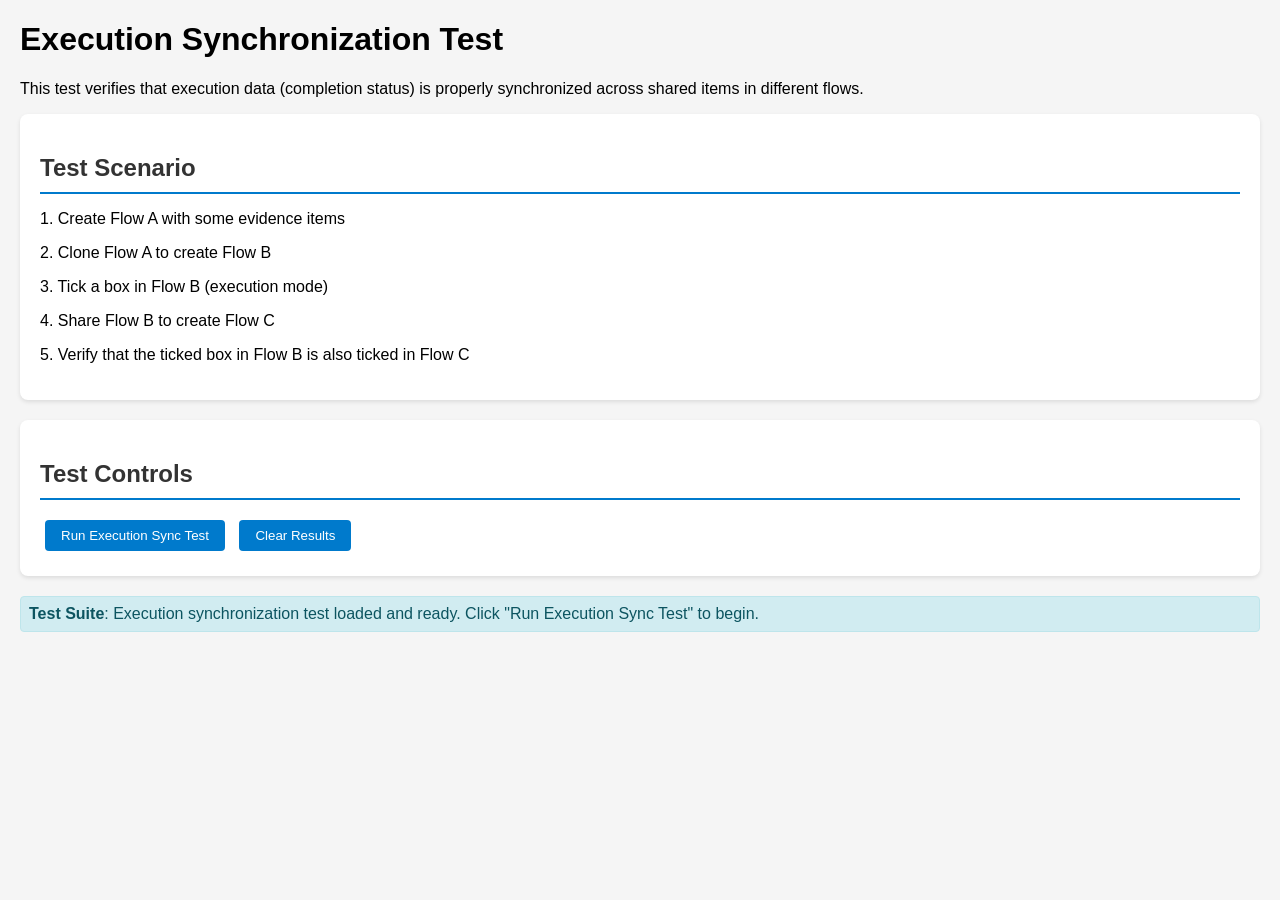
<file: test_execution_sync.html>
<!DOCTYPE html>
<html lang="en">
<head>
    <meta charset="UTF-8">
    <meta name="viewport" content="width=device-width, initial-scale=1.0">
    <title>Execution Synchronization Test</title>
    <style>
        body { font-family: Arial, sans-serif; margin: 20px; background: #f5f5f5; }
        .test-container { background: white; padding: 20px; border-radius: 8px; margin-bottom: 20px; box-shadow: 0 2px 4px rgba(0,0,0,0.1); }
        .test-title { color: #333; border-bottom: 2px solid #007acc; padding-bottom: 10px; margin-bottom: 15px; }
        .test-result { margin: 10px 0; padding: 8px; border-radius: 4px; }
        .pass { background: #d4edda; color: #155724; border: 1px solid #c3e6cb; }
        .fail { background: #f8d7da; color: #721c24; border: 1px solid #f5c6cb; }
        .info { background: #d1ecf1; color: #0c5460; border: 1px solid #bee5eb; }
        .test-button { background: #007acc; color: white; border: none; padding: 8px 16px; border-radius: 4px; cursor: pointer; margin: 5px; }
        .test-button:hover { background: #0056b3; }
        .test-data { background: #f8f9fa; padding: 10px; border-radius: 4px; margin: 10px 0; font-family: monospace; font-size: 12px; }
        .flow-comparison { display: grid; grid-template-columns: 1fr 1fr 1fr; gap: 20px; margin: 10px 0; }
        .flow-data { background: #f8f9fa; padding: 10px; border-radius: 4px; }
        .flow-title { font-weight: bold; color: #007acc; margin-bottom: 10px; }
    </style>
</head>
<body>
    <h1>Execution Synchronization Test</h1>
    <p>This test verifies that execution data (completion status) is properly synchronized across shared items in different flows.</p>

    <div class="test-container">
        <h2 class="test-title">Test Scenario</h2>
        <p>1. Create Flow A with some evidence items</p>
        <p>2. Clone Flow A to create Flow B</p>
        <p>3. Tick a box in Flow B (execution mode)</p>
        <p>4. Share Flow B to create Flow C</p>
        <p>5. Verify that the ticked box in Flow B is also ticked in Flow C</p>
    </div>

    <div class="test-container">
        <h2 class="test-title">Test Controls</h2>
        <button class="test-button" onclick="runExecutionSyncTest()">Run Execution Sync Test</button>
        <button class="test-button" onclick="clearResults()">Clear Results</button>
    </div>

    <div id="test-results"></div>

    <script>
        // Mock workflow data simulating the scenario
        const mockWorkflow = {
            settings: { enforceSequence: true },
            flows: [
                {
                    id: 'flow-a',
                    name: 'Flow A',
                    data: [
                        {
                            id: 'ctl-1',
                            name: 'Control 1',
                            text: 'Control 1 description',
                            tags: ['security'],
                            shareKey: 'shared-ctl-1',
                            subcategories: [
                                {
                                    id: 'act-1',
                                    name: 'Action 1',
                                    text: 'Action 1 description',
                                    tags: ['implementation'],
                                    shareKey: 'shared-act-1',
                                    subcategories: [
                                        {
                                            id: 'evi-1',
                                            name: 'Evidence 1',
                                            text: 'Evidence 1 description',
                                            tags: ['documentation'],
                                            shareKey: 'shared-evi-1',
                                            grade: 2.0,
                                            completed: false,
                                            footer: { links: [], images: [], notes: [], comments: [] }
                                        }
                                    ]
                                }
                            ]
                        }
                    ]
                },
                {
                    id: 'flow-b',
                    name: 'Flow B',
                    data: [
                        {
                            id: 'ctl-2',
                            name: 'Control 1',
                            text: 'Control 1 description',
                            tags: ['security'],
                            shareKey: 'shared-ctl-1',
                            subcategories: [
                                {
                                    id: 'act-2',
                                    name: 'Action 1',
                                    text: 'Action 1 description',
                                    tags: ['implementation'],
                                    shareKey: 'shared-act-1',
                                    subcategories: [
                                        {
                                            id: 'evi-2',
                                            name: 'Evidence 1',
                                            text: 'Evidence 1 description',
                                            tags: ['documentation'],
                                            shareKey: 'shared-evi-1',
                                            grade: 2.0,
                                            completed: false,
                                            footer: { links: [], images: [], notes: [], comments: [] }
                                        }
                                    ]
                                }
                            ]
                        }
                    ]
                },
                {
                    id: 'flow-c',
                    name: 'Flow C',
                    data: [
                        {
                            id: 'ctl-3',
                            name: 'Control 1',
                            text: 'Control 1 description',
                            tags: ['security'],
                            shareKey: 'shared-ctl-1',
                            subcategories: [
                                {
                                    id: 'act-3',
                                    name: 'Action 1',
                                    text: 'Action 1 description',
                                    tags: ['implementation'],
                                    shareKey: 'shared-act-1',
                                    subcategories: [
                                        {
                                            id: 'evi-3',
                                            name: 'Evidence 1',
                                            text: 'Evidence 1 description',
                                            tags: ['documentation'],
                                            shareKey: 'shared-evi-1',
                                            grade: 2.0,
                                            completed: false,
                                            footer: { links: [], images: [], notes: [], comments: [] }
                                        }
                                    ]
                                }
                            ]
                        }
                    ]
                }
            ]
        };

        // Mock execution data - Flow B has evidence ticked
        const mockExecutions = {
            flows: {
                'flow-a': { completed: { 'evi-1': false } },
                'flow-b': { completed: { 'evi-2': true } },  // This is ticked
                'flow-c': { completed: { 'evi-3': false } }  // This should be ticked after sync
            }
        };

        // Test helper functions
        function addTestResult(title, status, message, data = null) {
            const resultsDiv = document.getElementById('test-results');
            const resultDiv = document.createElement('div');
            resultDiv.className = `test-result ${status}`;
            
            let content = `<strong>${title}</strong>: ${message}`;
            if (data) {
                content += `<div class="test-data">${JSON.stringify(data, null, 2)}</div>`;
            }
            
            resultDiv.innerHTML = content;
            resultsDiv.appendChild(resultDiv);
        }

        function clearResults() {
            document.getElementById('test-results').innerHTML = '';
        }

        // Simulate the synchronizeSharedExecutionData function
        function synchronizeSharedExecutionData(workflow, executions) {
            // Create a map of shareKey to the most recent execution status
            const shareKeyToExecutionStatus = new Map();
            
            // First pass: collect all execution statuses by shareKey
            workflow.flows.forEach(flow => {
                const exec = executions.flows[flow.id] || { completed: {} };
                (flow.data || []).forEach(ctl => (ctl.subcategories || []).forEach(act => (act.subcategories || []).forEach(ev => {
                    if (ev.shareKey && typeof exec.completed[ev.id] === 'boolean') {
                        // If we already have a status for this shareKey, keep the most recent one (true takes precedence)
                        if (!shareKeyToExecutionStatus.has(ev.shareKey) || exec.completed[ev.id] === true) {
                            shareKeyToExecutionStatus.set(ev.shareKey, exec.completed[ev.id]);
                        }
                    }
                })));
            });
            
            // Second pass: apply the synchronized status to all evidence items with the same shareKey
            workflow.flows.forEach(flow => {
                const exec = executions.flows[flow.id] || { completed: {} };
                (flow.data || []).forEach(ctl => (ctl.subcategories || []).forEach(act => (act.subcategories || []).forEach(ev => {
                    if (ev.shareKey && shareKeyToExecutionStatus.has(ev.shareKey)) {
                        exec.completed[ev.id] = shareKeyToExecutionStatus.get(ev.shareKey);
                    }
                })));
            });
        }

        function runExecutionSyncTest() {
            clearResults();
            addTestResult('Execution Sync Test', 'info', 'Starting execution synchronization test...');
            
            // Show initial state
            addTestResult('Initial State', 'info', 'Before synchronization:', {
                'Flow A': mockExecutions.flows['flow-a'].completed,
                'Flow B': mockExecutions.flows['flow-b'].completed,
                'Flow C': mockExecutions.flows['flow-c'].completed
            });
            
            // Run synchronization
            synchronizeSharedExecutionData(mockWorkflow, mockExecutions);
            
            // Show final state
            addTestResult('Final State', 'info', 'After synchronization:', {
                'Flow A': mockExecutions.flows['flow-a'].completed,
                'Flow B': mockExecutions.flows['flow-b'].completed,
                'Flow C': mockExecutions.flows['flow-c'].completed
            });
            
            // Verify results
            const flowACompleted = mockExecutions.flows['flow-a'].completed['evi-1'];
            const flowBCompleted = mockExecutions.flows['flow-b'].completed['evi-2'];
            const flowCCompleted = mockExecutions.flows['flow-c'].completed['evi-3'];
            
            if (flowACompleted === true && flowBCompleted === true && flowCCompleted === true) {
                addTestResult('Execution Sync Test', 'pass', 'SUCCESS: All shared evidence items are now synchronized (all ticked)');
            } else {
                addTestResult('Execution Sync Test', 'fail', 'FAIL: Evidence items are not properly synchronized', {
                    'Flow A evidence 1': flowACompleted,
                    'Flow B evidence 2': flowBCompleted,
                    'Flow C evidence 3': flowCCompleted
                });
            }
            
            // Test the specific scenario: Flow B was ticked, Flow C should now be ticked too
            if (flowCCompleted === true) {
                addTestResult('Specific Scenario Test', 'pass', 'SUCCESS: Flow C evidence is now ticked (synchronized from Flow B)');
            } else {
                addTestResult('Specific Scenario Test', 'fail', 'FAIL: Flow C evidence is not ticked despite Flow B being ticked');
            }
        }

        // Initialize the test
        document.addEventListener('DOMContentLoaded', () => {
            addTestResult('Test Suite', 'info', 'Execution synchronization test loaded and ready. Click "Run Execution Sync Test" to begin.');
        });
    </script>
</body>
</html>
</file>
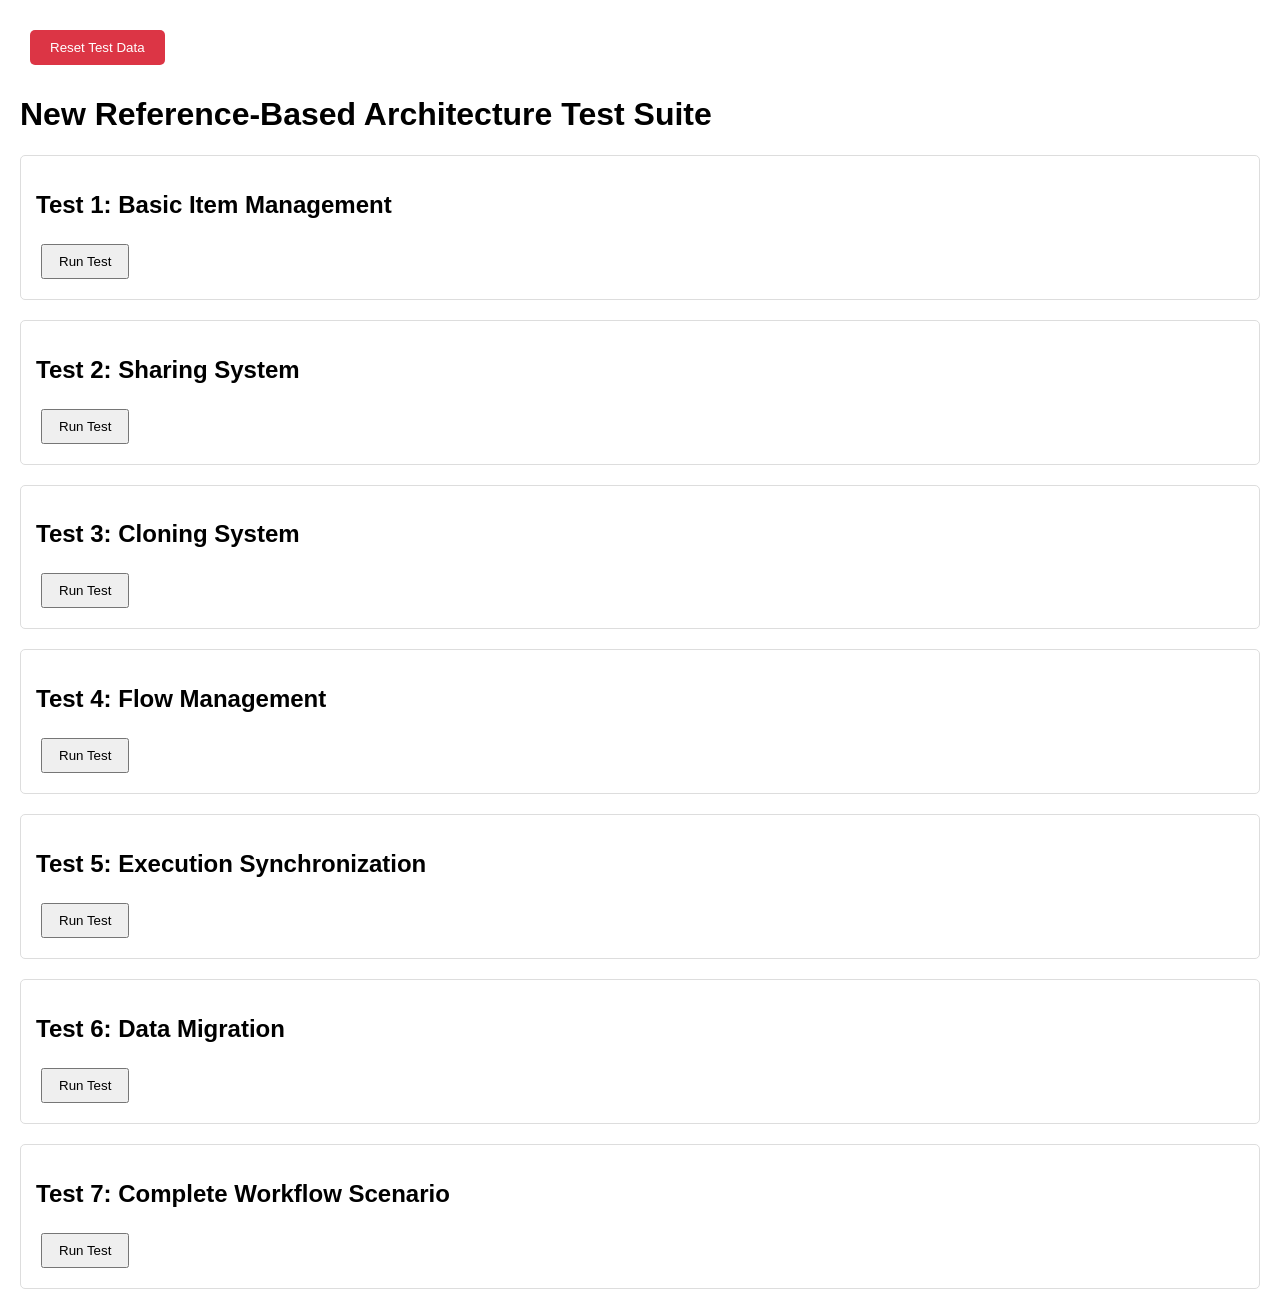
<file: test_new_architecture.html>
<!DOCTYPE html>
<html lang="en">
<head>
    <meta charset="UTF-8">
    <meta name="viewport" content="width=device-width, initial-scale=1.0">
    <title>New Architecture Test Suite</title>
    <style>
        body { font-family: Arial, sans-serif; margin: 20px; }
        .test-section { margin: 20px 0; padding: 15px; border: 1px solid #ddd; border-radius: 5px; }
        .test-result { margin: 10px 0; padding: 10px; border-radius: 3px; }
        .pass { background-color: #d4edda; color: #155724; border: 1px solid #c3e6cb; }
        .fail { background-color: #f8d7da; color: #721c24; border: 1px solid #f5c6cb; }
        .info { background-color: #d1ecf1; color: #0c5460; border: 1px solid #bee5eb; }
        button { margin: 5px; padding: 8px 16px; cursor: pointer; }
        .test-data { background: #f8f9fa; padding: 10px; margin: 10px 0; border-radius: 3px; font-family: monospace; }
    </style>
</head>
<body>
    <h1>New Reference-Based Architecture Test Suite</h1>
    
    <div class="test-section">
        <h2>Test 1: Basic Item Management</h2>
        <button onclick="testBasicItemManagement()">Run Test</button>
        <div id="test1-results"></div>
    </div>

    <div class="test-section">
        <h2>Test 2: Sharing System</h2>
        <button onclick="testSharingSystem()">Run Test</button>
        <div id="test2-results"></div>
    </div>

    <div class="test-section">
        <h2>Test 3: Cloning System</h2>
        <button onclick="testCloningSystem()">Run Test</button>
        <div id="test3-results"></div>
    </div>

    <div class="test-section">
        <h2>Test 4: Flow Management</h2>
        <button onclick="testFlowManagement()">Run Test</button>
        <div id="test4-results"></div>
    </div>

    <div class="test-section">
        <h2>Test 5: Execution Synchronization</h2>
        <button onclick="testExecutionSynchronization()">Run Test</button>
        <div id="test5-results"></div>
    </div>

    <div class="test-section">
        <h2>Test 6: Data Migration</h2>
        <button onclick="testDataMigration()">Run Test</button>
        <div id="test6-results"></div>
    </div>

    <div class="test-section">
        <h2>Test 7: Complete Workflow Scenario</h2>
        <button onclick="testCompleteWorkflow()">Run Test</button>
        <div id="test7-results"></div>
    </div>

    <script>
        // Mock the new architecture functions for testing
        let mockAppState = {
            items: {},
            flows: {},
            itemHierarchy: {},
            executions: {},
            currentFlowId: null
        };

        // Mock functions
        const generateId = (prefix) => `${prefix}-${Date.now()}-${Math.random().toString(36).slice(2, 7)}`;

        const createItem = (type, data, parentId = null) => {
            const id = generateId(type === 'control' ? 'ctl' : type === 'action' ? 'act' : 'evi');
            const item = {
                id,
                type,
                name: data.name || '',
                text: data.text || '',
                tags: data.tags || [],
                grade: data.grade,
                footer: data.footer || { links: [], images: [], notes: [], comments: [] },
                createdAt: Date.now(),
                updatedAt: Date.now(),
                isShared: false,
                originalId: null,
                shareGroup: null
            };
            
            mockAppState.items[id] = item;
            
            mockAppState.itemHierarchy[id] = {
                parentId: parentId,
                childRefs: [],
                flowRefs: []
            };
            
            mockAppState.executions[id] = {
                completed: false,
                grade: data.grade,
                completedAt: null,
                completedBy: null
            };
            
            if (parentId) {
                addChildToParent(parentId, id);
            }
            
            return item;
        };

        const getItem = (id) => mockAppState.items[id];

        const updateItem = (id, updates) => {
            if (mockAppState.items[id]) {
                mockAppState.items[id] = {
                    ...mockAppState.items[id],
                    ...updates,
                    updatedAt: Date.now()
                };
            }
        };

        const addChildToParent = (parentId, childId) => {
            if (mockAppState.itemHierarchy[parentId]) {
                mockAppState.itemHierarchy[parentId].childRefs.push(childId);
            }
        };

        const addFlowReference = (itemId, flowId) => {
            if (mockAppState.itemHierarchy[itemId]) {
                if (!mockAppState.itemHierarchy[itemId].flowRefs.includes(flowId)) {
                    mockAppState.itemHierarchy[itemId].flowRefs.push(flowId);
                }
            }
        };

        const shareItem = (itemId, targetFlowId, targetParentId = null) => {
            const item = getItem(itemId);
            const targetFlow = mockAppState.flows[targetFlowId];
            
            if (!item || !targetFlow) {
                throw new Error('Item or flow not found');
            }
            
            if (targetParentId && !validateParentInFlow(targetParentId, targetFlowId)) {
                throw new Error('Parent not found in target flow');
            }
            
            if (item.type === 'control') {
                targetFlow.controlRefs.push(itemId);
            } else {
                addChildToParent(targetParentId, itemId);
            }
            
            updateItem(itemId, { isShared: true });
            addFlowReference(itemId, targetFlowId);
            
            const hierarchy = mockAppState.itemHierarchy[itemId];
            if (hierarchy) {
                hierarchy.childRefs.forEach(childId => {
                    shareItem(childId, targetFlowId, itemId);
                });
            }
        };

        const cloneItem = (itemId, targetFlowId, targetParentId = null) => {
            const originalItem = getItem(itemId);
            if (!originalItem) {
                throw new Error('Item not found');
            }
            
            const clonedData = {
                name: originalItem.name,
                text: originalItem.text,
                tags: [...originalItem.tags],
                grade: originalItem.grade,
                footer: JSON.parse(JSON.stringify(originalItem.footer))
            };
            
            const newItem = createItem(originalItem.type, clonedData, targetParentId);
            
            updateItem(newItem.id, { 
                originalId: itemId,
                isShared: false 
            });
            
            const hierarchy = mockAppState.itemHierarchy[itemId];
            if (hierarchy) {
                hierarchy.childRefs.forEach(childId => {
                    cloneItem(childId, targetFlowId, newItem.id);
                });
            }
            
            return newItem;
        };

        const validateParentInFlow = (parentId, flowId) => {
            const flow = mockAppState.flows[flowId];
            if (!flow) return false;
            
            if (mockAppState.items[parentId]?.type === 'control') {
                return flow.controlRefs.includes(parentId);
            }
            
            if (mockAppState.items[parentId]?.type === 'action') {
                const parentHierarchy = mockAppState.itemHierarchy[parentId];
                if (parentHierarchy?.parentId) {
                    const controlId = parentHierarchy.parentId;
                    if (flow.controlRefs.includes(controlId)) {
                        return true;
                    }
                }
            }
            
            return false;
        };

        const createFlow = (name, sourceFlowId = null, mode = 'empty') => {
            const flowId = generateId('flow');
            const flow = {
                id: flowId,
                name,
                controlRefs: [],
                settings: { enforceSequence: true },
                metadata: {
                    createdAt: Date.now(),
                    updatedAt: Date.now()
                }
            };
            
            if (mode === 'clone' && sourceFlowId) {
                const sourceFlow = mockAppState.flows[sourceFlowId];
                sourceFlow.controlRefs.forEach(controlId => {
                    const clonedControl = cloneItem(controlId, flowId);
                    flow.controlRefs.push(clonedControl.id);
                });
            } else if (mode === 'share' && sourceFlowId) {
                const sourceFlow = mockAppState.flows[sourceFlowId];
                sourceFlow.controlRefs.forEach(controlId => {
                    shareItem(controlId, flowId);
                });
            }
            
            mockAppState.flows[flowId] = flow;
            return flow;
        };

        const setCompleted = (itemId, value) => {
            if (mockAppState.executions[itemId]) {
                mockAppState.executions[itemId].completed = !!value;
                mockAppState.executions[itemId].completedAt = value ? Date.now() : null;
            }
        };

        const getCompleted = (itemId, fallback = false) => {
            const exec = mockAppState.executions[itemId];
            return exec ? exec.completed : fallback;
        };

        // Test functions
        function addResult(testId, message, type = 'info') {
            const resultsDiv = document.getElementById(testId);
            const resultDiv = document.createElement('div');
            resultDiv.className = `test-result ${type}`;
            resultDiv.textContent = message;
            resultsDiv.appendChild(resultDiv);
        }

        function testBasicItemManagement() {
            const testId = 'test1-results';
            document.getElementById(testId).innerHTML = '';
            
            try {
                // Test 1.1: Create control
                const control = createItem('control', { name: 'Test Control', text: 'Control text' });
                addResult(testId, `✓ Created control: ${control.name} (ID: ${control.id})`, 'pass');
                
                // Test 1.2: Create action under control
                const action = createItem('action', { name: 'Test Action', text: 'Action text' }, control.id);
                addResult(testId, `✓ Created action: ${action.name} (ID: ${action.id})`, 'pass');
                
                // Test 1.3: Create evidence under action
                const evidence = createItem('evidence', { 
                    name: 'Test Evidence', 
                    text: 'Evidence text',
                    grade: 2.5,
                    tags: ['test', 'evidence']
                }, action.id);
                addResult(testId, `✓ Created evidence: ${evidence.name} (ID: ${evidence.id})`, 'pass');
                
                // Test 1.4: Verify hierarchy
                const controlHierarchy = mockAppState.itemHierarchy[control.id];
                const actionHierarchy = mockAppState.itemHierarchy[action.id];
                const evidenceHierarchy = mockAppState.itemHierarchy[evidence.id];
                
                if (controlHierarchy.childRefs.includes(action.id)) {
                    addResult(testId, '✓ Control contains action in hierarchy', 'pass');
                } else {
                    addResult(testId, '✗ Control does not contain action in hierarchy', 'fail');
                }
                
                if (actionHierarchy.childRefs.includes(evidence.id)) {
                    addResult(testId, '✓ Action contains evidence in hierarchy', 'pass');
                } else {
                    addResult(testId, '✗ Action does not contain evidence in hierarchy', 'fail');
                }
                
                if (evidenceHierarchy.parentId === action.id) {
                    addResult(testId, '✓ Evidence has correct parent reference', 'pass');
                } else {
                    addResult(testId, '✗ Evidence has incorrect parent reference', 'fail');
                }
                
                // Test 1.5: Update item
                updateItem(control.id, { name: 'Updated Control' });
                const updatedControl = getItem(control.id);
                if (updatedControl.name === 'Updated Control') {
                    addResult(testId, '✓ Item update works correctly', 'pass');
                } else {
                    addResult(testId, '✗ Item update failed', 'fail');
                }
                
                addResult(testId, `Test completed. Items created: ${Object.keys(mockAppState.items).length}`, 'info');
                
            } catch (error) {
                addResult(testId, `✗ Test failed with error: ${error.message}`, 'fail');
            }
        }

        function testSharingSystem() {
            const testId = 'test2-results';
            document.getElementById(testId).innerHTML = '';
            
            try {
                // Create flow A with control and action
                const flowA = createFlow('Flow A');
                const control = createItem('control', { name: 'Shared Control', text: 'Control text' });
                const action = createItem('action', { name: 'Shared Action', text: 'Action text' }, control.id);
                const evidence = createItem('evidence', { name: 'Shared Evidence', text: 'Evidence text' }, action.id);
                
                flowA.controlRefs.push(control.id);
                addFlowReference(control.id, flowA.id);
                
                addResult(testId, '✓ Created Flow A with control, action, and evidence', 'pass');
                
                // Create flow B
                const flowB = createFlow('Flow B');
                addResult(testId, '✓ Created Flow B', 'pass');
                
                // Share control from A to B
                shareItem(control.id, flowB.id);
                addResult(testId, '✓ Shared control from Flow A to Flow B', 'pass');
                
                // Verify sharing
                const controlInB = getItem(control.id);
                if (controlInB.isShared) {
                    addResult(testId, '✓ Control is marked as shared', 'pass');
                } else {
                    addResult(testId, '✗ Control is not marked as shared', 'fail');
                }
                
                const controlHierarchy = mockAppState.itemHierarchy[control.id];
                if (controlHierarchy.flowRefs.includes(flowA.id) && controlHierarchy.flowRefs.includes(flowB.id)) {
                    addResult(testId, '✓ Control is referenced by both flows', 'pass');
                } else {
                    addResult(testId, '✗ Control is not properly referenced by both flows', 'fail');
                }
                
                // Test that changes in one flow affect the other
                updateItem(control.id, { name: 'Updated Shared Control' });
                const controlInA = getItem(control.id);
                const controlInBAfterUpdate = getItem(control.id);
                
                if (controlInA.name === controlInBAfterUpdate.name) {
                    addResult(testId, '✓ Changes to shared item are reflected in both flows', 'pass');
                } else {
                    addResult(testId, '✗ Changes to shared item are not reflected in both flows', 'fail');
                }
                
                addResult(testId, `Test completed. Flow A controls: ${flowA.controlRefs.length}, Flow B controls: ${flowB.controlRefs.length}`, 'info');
                
            } catch (error) {
                addResult(testId, `✗ Test failed with error: ${error.message}`, 'fail');
            }
        }

        function testCloningSystem() {
            const testId = 'test3-results';
            document.getElementById(testId).innerHTML = '';
            
            try {
                // Create flow A with control
                const flowA = createFlow('Flow A');
                const control = createItem('control', { name: 'Original Control', text: 'Original text', tags: ['original'] });
                const action = createItem('action', { name: 'Original Action', text: 'Action text' }, control.id);
                const evidence = createItem('evidence', { name: 'Original Evidence', text: 'Evidence text' }, action.id);
                
                flowA.controlRefs.push(control.id);
                addFlowReference(control.id, flowA.id);
                
                addResult(testId, '✓ Created Flow A with control, action, and evidence', 'pass');
                
                // Create flow B
                const flowB = createFlow('Flow B');
                addResult(testId, '✓ Created Flow B', 'pass');
                
                // Clone control from A to B
                const clonedControl = cloneItem(control.id, flowB.id);
                flowB.controlRefs.push(clonedControl.id);
                addFlowReference(clonedControl.id, flowB.id);
                
                addResult(testId, '✓ Cloned control from Flow A to Flow B', 'pass');
                
                // Verify cloning
                if (clonedControl.name === control.name) {
                    addResult(testId, '✓ Cloned control has same name', 'pass');
                } else {
                    addResult(testId, '✗ Cloned control has different name', 'fail');
                }
                
                if (clonedControl.id !== control.id) {
                    addResult(testId, '✓ Cloned control has different ID', 'pass');
                } else {
                    addResult(testId, '✗ Cloned control has same ID as original', 'fail');
                }
                
                if (clonedControl.originalId === control.id) {
                    addResult(testId, '✓ Cloned control references original', 'pass');
                } else {
                    addResult(testId, '✗ Cloned control does not reference original', 'fail');
                }
                
                if (!clonedControl.isShared) {
                    addResult(testId, '✓ Cloned control is not marked as shared', 'pass');
                } else {
                    addResult(testId, '✗ Cloned control is marked as shared', 'fail');
                }
                
                // Test that changes in one flow don't affect the other
                updateItem(control.id, { name: 'Updated Original Control' });
                const originalAfterUpdate = getItem(control.id);
                const clonedAfterUpdate = getItem(clonedControl.id);
                
                if (originalAfterUpdate.name !== clonedAfterUpdate.name) {
                    addResult(testId, '✓ Changes to original do not affect clone', 'pass');
                } else {
                    addResult(testId, '✗ Changes to original affect clone', 'fail');
                }
                
                addResult(testId, `Test completed. Total items: ${Object.keys(mockAppState.items).length}`, 'info');
                
            } catch (error) {
                addResult(testId, `✗ Test failed with error: ${error.message}`, 'fail');
            }
        }

        function testFlowManagement() {
            const testId = 'test4-results';
            document.getElementById(testId).innerHTML = '';
            
            try {
                // Test 4.1: Create empty flow
                const emptyFlow = createFlow('Empty Flow');
                addResult(testId, `✓ Created empty flow: ${emptyFlow.name}`, 'pass');
                
                // Test 4.2: Create flow with content
                const flowWithContent = createFlow('Flow with Content');
                const control = createItem('control', { name: 'Test Control' });
                flowWithContent.controlRefs.push(control.id);
                addFlowReference(control.id, flowWithContent.id);
                addResult(testId, `✓ Added control to flow: ${flowWithContent.name}`, 'pass');
                
                // Test 4.3: Clone flow
                const clonedFlow = createFlow('Cloned Flow', flowWithContent.id, 'clone');
                addResult(testId, `✓ Cloned flow: ${clonedFlow.name}`, 'pass');
                
                if (clonedFlow.controlRefs.length > 0) {
                    addResult(testId, '✓ Cloned flow contains controls', 'pass');
                } else {
                    addResult(testId, '✗ Cloned flow is empty', 'fail');
                }
                
                // Test 4.4: Share flow
                const sharedFlow = createFlow('Shared Flow', flowWithContent.id, 'share');
                addResult(testId, `✓ Shared flow: ${sharedFlow.name}`, 'pass');
                
                if (sharedFlow.controlRefs.length > 0) {
                    addResult(testId, '✓ Shared flow contains controls', 'pass');
                } else {
                    addResult(testId, '✗ Shared flow is empty', 'fail');
                }
                
                // Test 4.5: Verify flow references
                const controlHierarchy = mockAppState.itemHierarchy[control.id];
                const expectedFlows = [flowWithContent.id, sharedFlow.id];
                const actualFlows = controlHierarchy.flowRefs;
                
                if (expectedFlows.every(flowId => actualFlows.includes(flowId))) {
                    addResult(testId, '✓ Control is properly referenced by all flows', 'pass');
                } else {
                    addResult(testId, '✗ Control is not properly referenced by all flows', 'fail');
                }
                
                addResult(testId, `Test completed. Total flows: ${Object.keys(mockAppState.flows).length}`, 'info');
                
            } catch (error) {
                addResult(testId, `✗ Test failed with error: ${error.message}`, 'fail');
            }
        }

        function testExecutionSynchronization() {
            const testId = 'test5-results';
            document.getElementById(testId).innerHTML = '';
            
            try {
                // Create flow A with evidence
                const flowA = createFlow('Flow A');
                const control = createItem('control', { name: 'Test Control' });
                const action = createItem('action', { name: 'Test Action' }, control.id);
                const evidence = createItem('evidence', { name: 'Test Evidence' }, action.id);
                
                flowA.controlRefs.push(control.id);
                addFlowReference(control.id, flowA.id);
                
                addResult(testId, '✓ Created Flow A with evidence', 'pass');
                
                // Create flow B and share control
                const flowB = createFlow('Flow B');
                shareItem(control.id, flowB.id);
                addResult(testId, '✓ Shared control from Flow A to Flow B', 'pass');
                
                // Mark evidence as completed in Flow A
                setCompleted(evidence.id, true);
                addResult(testId, '✓ Marked evidence as completed in Flow A', 'pass');
                
                // Verify evidence is completed in Flow B
                const evidenceCompletedInB = getCompleted(evidence.id);
                if (evidenceCompletedInB) {
                    addResult(testId, '✓ Evidence is completed in Flow B (shared execution state)', 'pass');
                } else {
                    addResult(testId, '✗ Evidence is not completed in Flow B', 'fail');
                }
                
                // Mark evidence as incomplete in Flow B
                setCompleted(evidence.id, false);
                addResult(testId, '✓ Marked evidence as incomplete in Flow B', 'pass');
                
                // Verify evidence is incomplete in Flow A
                const evidenceCompletedInA = getCompleted(evidence.id);
                if (!evidenceCompletedInA) {
                    addResult(testId, '✓ Evidence is incomplete in Flow A (shared execution state)', 'pass');
                } else {
                    addResult(testId, '✗ Evidence is not incomplete in Flow A', 'fail');
                }
                
                addResult(testId, `Test completed. Evidence ID: ${evidence.id}`, 'info');
                
            } catch (error) {
                addResult(testId, `✗ Test failed with error: ${error.message}`, 'fail');
            }
        }

        function testDataMigration() {
            const testId = 'test6-results';
            document.getElementById(testId).innerHTML = '';
            
            try {
                // Create old format data
                const oldData = {
                    workflow: {
                        flows: [
                            {
                                id: 'flow1',
                                name: 'Old Flow 1',
                                data: [
                                    {
                                        id: 'ctl1',
                                        name: 'Old Control 1',
                                        text: 'Control text',
                                        tags: ['old', 'control'],
                                        shareKey: 'shared-1',
                                        subcategories: [
                                            {
                                                id: 'act1',
                                                name: 'Old Action 1',
                                                text: 'Action text',
                                                tags: ['old', 'action'],
                                                subcategories: [
                                                    {
                                                        id: 'evi1',
                                                        name: 'Old Evidence 1',
                                                        text: 'Evidence text',
                                                        grade: 2.5,
                                                        tags: ['old', 'evidence'],
                                                        footer: { links: [], images: [], notes: [], comments: [] }
                                                    }
                                                ]
                                            }
                                        ]
                                    }
                                ]
                            }
                        ]
                    },
                    executions: {
                        flows: {
                            'flow1': {
                                completed: {
                                    'evi1': true
                                }
                            }
                        }
                    }
                };
                
                addResult(testId, '✓ Created old format test data', 'pass');
                
                // Mock migration function
                const migrateToNewArchitecture = (oldData) => {
                    const newState = {
                        items: {},
                        flows: {},
                        itemHierarchy: {},
                        executions: {},
                        currentFlowId: oldData.workflow.flows[0]?.id || null,
                        currentMode: 'execution',
                        selectedActionPaths: {},
                        expandedTextAreas: new Set(),
                        activeTag: null,
                        theme: 'light'
                    };
                    
                    // Migrate flows
                    oldData.workflow.flows.forEach(flow => {
                        newState.flows[flow.id] = {
                            id: flow.id,
                            name: flow.name,
                            controlRefs: [],
                            settings: flow.settings || { enforceSequence: true },
                            metadata: {
                                createdAt: Date.now(),
                                updatedAt: Date.now()
                            }
                        };
                        
                        // Migrate controls
                        (flow.data || []).forEach(control => {
                            const controlId = migrateItem(control, 'control', newState);
                            newState.flows[flow.id].controlRefs.push(controlId);
                        });
                    });
                    
                    // Migrate execution data
                    Object.keys(oldData.executions.flows).forEach(flowId => {
                        const flowExec = oldData.executions.flows[flowId];
                        Object.keys(flowExec.completed).forEach(evidenceId => {
                            if (newState.executions[evidenceId]) {
                                newState.executions[evidenceId].completed = flowExec.completed[evidenceId];
                            }
                        });
                    });
                    
                    return newState;
                };

                const migrateItem = (item, type, newState) => {
                    const itemId = item.id;
                    
                    // Create item in registry
                    newState.items[itemId] = {
                        id: itemId,
                        type,
                        name: item.name,
                        text: item.text || '',
                        tags: item.tags || [],
                        grade: item.grade,
                        footer: item.footer || { links: [], images: [], notes: [], comments: [] },
                        createdAt: Date.now(),
                        updatedAt: Date.now(),
                        isShared: !!item.shareKey,
                        shareGroup: item.shareKey
                    };
                    
                    // Create hierarchy entry
                    newState.itemHierarchy[itemId] = {
                        parentId: null,
                        childRefs: [],
                        flowRefs: []
                    };
                    
                    // Initialize execution data
                    newState.executions[itemId] = {
                        completed: false,
                        grade: item.grade,
                        completedAt: null,
                        completedBy: null
                    };
                    
                    // Migrate children
                    (item.subcategories || []).forEach(child => {
                        const childType = type === 'control' ? 'action' : 'evidence';
                        const childId = migrateItem(child, childType, newState);
                        
                        // Set parent-child relationship
                        newState.itemHierarchy[itemId].childRefs.push(childId);
                        newState.itemHierarchy[childId].parentId = itemId;
                    });
                    
                    return itemId;
                };
                
                // Perform migration
                const migratedState = migrateToNewArchitecture(oldData);
                addResult(testId, '✓ Migrated old data to new architecture', 'pass');
                
                // Verify migration
                if (Object.keys(migratedState.items).length === 3) {
                    addResult(testId, '✓ All items migrated correctly', 'pass');
                } else {
                    addResult(testId, `✗ Expected 3 items, got ${Object.keys(migratedState.items).length}`, 'fail');
                }
                
                if (Object.keys(migratedState.flows).length === 1) {
                    addResult(testId, '✓ All flows migrated correctly', 'pass');
                } else {
                    addResult(testId, `✗ Expected 1 flow, got ${Object.keys(migratedState.flows).length}`, 'fail');
                }
                
                // Verify hierarchy
                const controlHierarchy = migratedState.itemHierarchy['ctl1'];
                if (controlHierarchy.childRefs.includes('act1')) {
                    addResult(testId, '✓ Control hierarchy migrated correctly', 'pass');
                } else {
                    addResult(testId, '✗ Control hierarchy not migrated correctly', 'fail');
                }
                
                const actionHierarchy = migratedState.itemHierarchy['act1'];
                if (actionHierarchy.childRefs.includes('evi1')) {
                    addResult(testId, '✓ Action hierarchy migrated correctly', 'pass');
                } else {
                    addResult(testId, '✗ Action hierarchy not migrated correctly', 'fail');
                }
                
                // Verify execution data
                if (migratedState.executions['evi1'].completed === true) {
                    addResult(testId, '✓ Execution data migrated correctly', 'pass');
                } else {
                    addResult(testId, '✗ Execution data not migrated correctly', 'fail');
                }
                
                // Verify sharing
                const control = migratedState.items['ctl1'];
                if (control.isShared && control.shareGroup === 'shared-1') {
                    addResult(testId, '✓ Sharing information migrated correctly', 'pass');
                } else {
                    addResult(testId, '✗ Sharing information not migrated correctly', 'fail');
                }
                
                addResult(testId, `Test completed. Migrated ${Object.keys(migratedState.items).length} items`, 'info');
                
            } catch (error) {
                addResult(testId, `✗ Test failed with error: ${error.message}`, 'fail');
            }
        }

        function testCompleteWorkflow() {
            const testId = 'test7-results';
            document.getElementById(testId).innerHTML = '';
            
            try {
                // Step 1: Create Flow A
                const flowA = createFlow('Flow A');
                const controlA = createItem('control', { name: 'Control A', text: 'Control A text', tags: ['flow-a'] });
                const actionA = createItem('action', { name: 'Action A', text: 'Action A text', tags: ['flow-a'] }, controlA.id);
                const evidenceA = createItem('evidence', { name: 'Evidence A', text: 'Evidence A text', grade: 2.0, tags: ['flow-a'] }, actionA.id);
                
                flowA.controlRefs.push(controlA.id);
                addFlowReference(controlA.id, flowA.id);
                
                addResult(testId, '✓ Step 1: Created Flow A with control, action, and evidence', 'pass');
                
                // Step 2: Clone Flow A to create Flow B
                const flowB = createFlow('Flow B', flowA.id, 'clone');
                addResult(testId, '✓ Step 2: Cloned Flow A to create Flow B', 'pass');
                
                // Step 3: Mark evidence as completed in Flow B
                const evidenceB = Object.values(mockAppState.items).find(item => 
                    item.type === 'evidence' && item.name === 'Evidence A' && item.originalId === evidenceA.id
                );
                if (evidenceB) {
                    setCompleted(evidenceB.id, true);
                    addResult(testId, '✓ Step 3: Marked evidence as completed in Flow B', 'pass');
                } else {
                    addResult(testId, '✗ Step 3: Could not find evidence in Flow B', 'fail');
                }
                
                // Step 4: Share Flow B to create Flow C
                const flowC = createFlow('Flow C', flowB.id, 'share');
                addResult(testId, '✓ Step 4: Shared Flow B to create Flow C', 'pass');
                
                // Step 5: Verify evidence is completed in Flow C (this was the original issue)
                const evidenceC = Object.values(mockAppState.items).find(item => 
                    item.type === 'evidence' && item.name === 'Evidence A' && item.isShared
                );
                if (evidenceC) {
                    const evidenceCompletedInC = getCompleted(evidenceC.id);
                    if (evidenceCompletedInC) {
                        addResult(testId, '✓ Step 5: Evidence is completed in Flow C (execution sync works)', 'pass');
                    } else {
                        addResult(testId, '✗ Step 5: Evidence is not completed in Flow C (execution sync failed)', 'fail');
                    }
                } else {
                    addResult(testId, '✗ Step 5: Could not find evidence in Flow C', 'fail');
                }
                
                // Step 6: Add new action to Flow A
                const newAction = createItem('action', { name: 'New Action A', text: 'New action text', tags: ['new'] }, controlA.id);
                addResult(testId, '✓ Step 6: Added new action to Flow A', 'pass');
                
                // Step 7: Verify new action appears in Flow C (shared)
                const newActionInC = Object.values(mockAppState.items).find(item => 
                    item.type === 'action' && item.name === 'New Action A' && item.isShared
                );
                if (newActionInC) {
                    addResult(testId, '✓ Step 7: New action appears in Flow C (structure sync works)', 'pass');
                } else {
                    addResult(testId, '✗ Step 7: New action does not appear in Flow C (structure sync failed)', 'fail');
                }
                
                // Step 8: Test tag filtering
                const flowATags = Object.values(mockAppState.items)
                    .filter(item => item.tags.includes('flow-a'))
                    .length;
                if (flowATags >= 3) {
                    addResult(testId, '✓ Step 8: Tag filtering works correctly', 'pass');
                } else {
                    addResult(testId, '✗ Step 8: Tag filtering not working correctly', 'fail');
                }
                
                addResult(testId, `Test completed. Total flows: ${Object.keys(mockAppState.flows).length}, Total items: ${Object.keys(mockAppState.items).length}`, 'info');
                
            } catch (error) {
                addResult(testId, `✗ Test failed with error: ${error.message}`, 'fail');
            }
        }

        // Initialize test data
        function resetTestData() {
            mockAppState = {
                items: {},
                flows: {},
                itemHierarchy: {},
                executions: {},
                currentFlowId: null
            };
        }

        // Add reset button
        document.body.insertAdjacentHTML('afterbegin', '<button onclick="resetTestData()" style="margin: 10px; padding: 10px 20px; background: #dc3545; color: white; border: none; border-radius: 5px; cursor: pointer;">Reset Test Data</button>');
    </script>
</body>
</html>
</file>
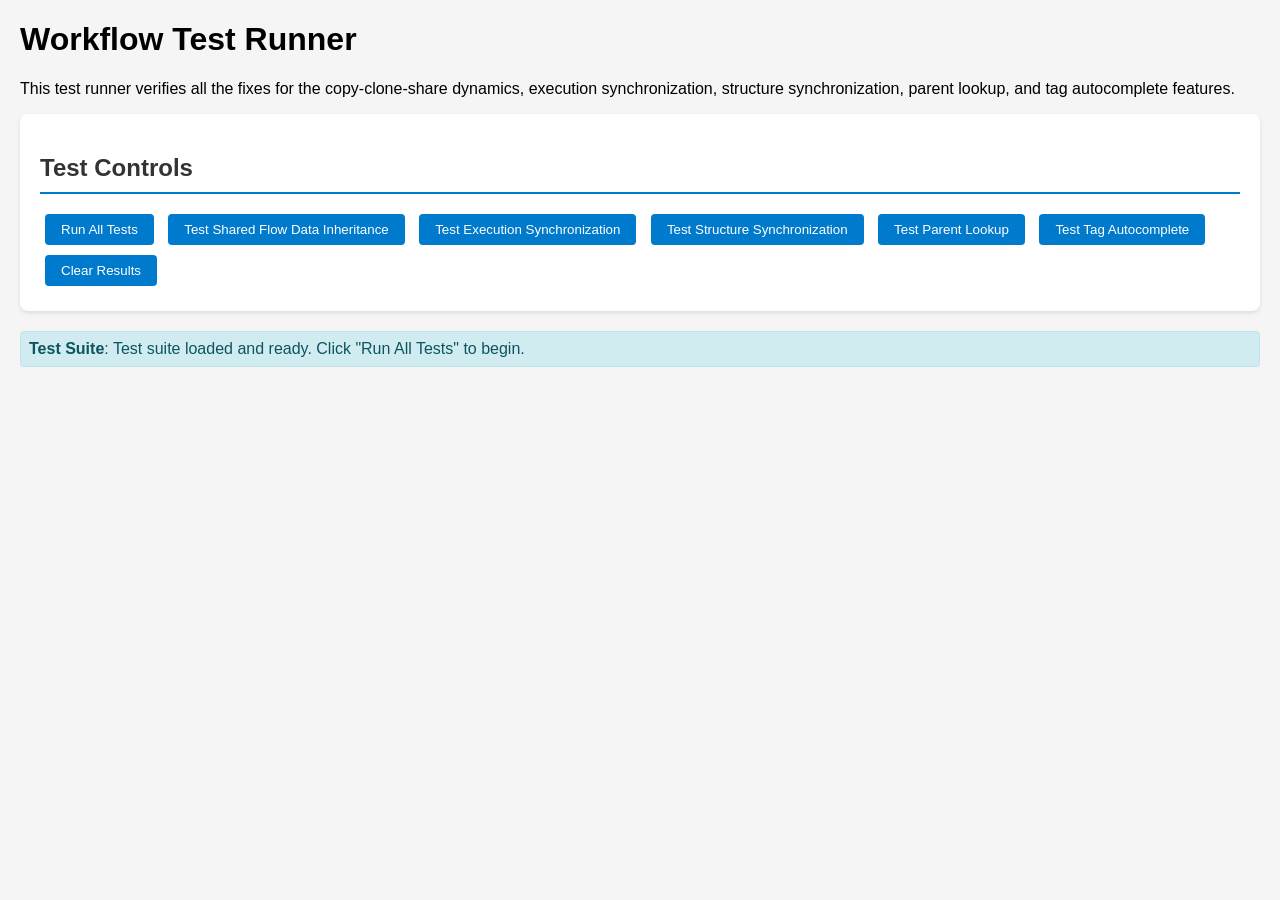
<file: test_runner.html>
<!DOCTYPE html>
<html lang="en">
<head>
    <meta charset="UTF-8">
    <meta name="viewport" content="width=device-width, initial-scale=1.0">
    <title>Workflow Test Runner</title>
    <style>
        body { font-family: Arial, sans-serif; margin: 20px; background: #f5f5f5; }
        .test-container { background: white; padding: 20px; border-radius: 8px; margin-bottom: 20px; box-shadow: 0 2px 4px rgba(0,0,0,0.1); }
        .test-title { color: #333; border-bottom: 2px solid #007acc; padding-bottom: 10px; margin-bottom: 15px; }
        .test-result { margin: 10px 0; padding: 8px; border-radius: 4px; }
        .pass { background: #d4edda; color: #155724; border: 1px solid #c3e6cb; }
        .fail { background: #f8d7da; color: #721c24; border: 1px solid #f5c6cb; }
        .info { background: #d1ecf1; color: #0c5460; border: 1px solid #bee5eb; }
        .test-button { background: #007acc; color: white; border: none; padding: 8px 16px; border-radius: 4px; cursor: pointer; margin: 5px; }
        .test-button:hover { background: #0056b3; }
        .test-data { background: #f8f9fa; padding: 10px; border-radius: 4px; margin: 10px 0; font-family: monospace; font-size: 12px; }
        .flow-comparison { display: grid; grid-template-columns: 1fr 1fr; gap: 20px; margin: 10px 0; }
        .flow-data { background: #f8f9fa; padding: 10px; border-radius: 4px; }
        .flow-title { font-weight: bold; color: #007acc; margin-bottom: 10px; }
    </style>
</head>
<body>
    <h1>Workflow Test Runner</h1>
    <p>This test runner verifies all the fixes for the copy-clone-share dynamics, execution synchronization, structure synchronization, parent lookup, and tag autocomplete features.</p>

    <div class="test-container">
        <h2 class="test-title">Test Controls</h2>
        <button class="test-button" onclick="runAllTests()">Run All Tests</button>
        <button class="test-button" onclick="runSharedFlowTests()">Test Shared Flow Data Inheritance</button>
        <button class="test-button" onclick="runExecutionSyncTests()">Test Execution Synchronization</button>
        <button class="test-button" onclick="runStructureSyncTests()">Test Structure Synchronization</button>
        <button class="test-button" onclick="runParentLookupTests()">Test Parent Lookup</button>
        <button class="test-button" onclick="runTagAutocompleteTests()">Test Tag Autocomplete</button>
        <button class="test-button" onclick="clearResults()">Clear Results</button>
    </div>

    <div id="test-results"></div>

    <script>
        // Mock workflow data for testing
        const mockWorkflow = {
            settings: { enforceSequence: true },
            flows: [
                {
                    id: 'flow-1',
                    name: 'Flow A',
                    data: [
                        {
                            id: 'ctl-1',
                            name: 'Control 1',
                            text: 'Control 1 description',
                            tags: ['security', 'compliance'],
                            shareKey: 'shared-ctl-1',
                            subcategories: [
                                {
                                    id: 'act-1',
                                    name: 'Action 1',
                                    text: 'Action 1 description',
                                    tags: ['implementation'],
                                    shareKey: 'shared-act-1',
                                    subcategories: [
                                        {
                                            id: 'evi-1',
                                            name: 'Evidence 1',
                                            text: 'Evidence 1 description',
                                            tags: ['documentation'],
                                            shareKey: 'shared-evi-1',
                                            grade: 2.0,
                                            completed: false,
                                            footer: { links: [], images: [], notes: [], comments: [] }
                                        }
                                    ]
                                }
                            ]
                        }
                    ]
                },
                {
                    id: 'flow-2',
                    name: 'Flow B',
                    data: [
                        {
                            id: 'ctl-2',
                            name: 'Control 1',
                            text: 'Control 1 description',
                            tags: ['security', 'compliance'],
                            shareKey: 'shared-ctl-1',
                            subcategories: [
                                {
                                    id: 'act-2',
                                    name: 'Action 1',
                                    text: 'Action 1 description',
                                    tags: ['implementation'],
                                    shareKey: 'shared-act-1',
                                    subcategories: [
                                        {
                                            id: 'evi-2',
                                            name: 'Evidence 1',
                                            text: 'Evidence 1 description',
                                            tags: ['documentation'],
                                            shareKey: 'shared-evi-1',
                                            grade: 2.0,
                                            completed: false,
                                            footer: { links: [], images: [], notes: [], comments: [] }
                                        }
                                    ]
                                }
                            ]
                        }
                    ]
                }
            ]
        };

        const mockExecutions = {
            flows: {
                'flow-1': { completed: { 'evi-1': true } },
                'flow-2': { completed: { 'evi-2': false } }
            }
        };

        // Test helper functions
        function addTestResult(title, status, message, data = null) {
            const resultsDiv = document.getElementById('test-results');
            const resultDiv = document.createElement('div');
            resultDiv.className = `test-result ${status}`;
            
            let content = `<strong>${title}</strong>: ${message}`;
            if (data) {
                content += `<div class="test-data">${JSON.stringify(data, null, 2)}</div>`;
            }
            
            resultDiv.innerHTML = content;
            resultsDiv.appendChild(resultDiv);
        }

        function clearResults() {
            document.getElementById('test-results').innerHTML = '';
        }

        // Test 1: Shared Flow Data Inheritance
        function testSharedFlowDataInheritance() {
            addTestResult('Shared Flow Data Inheritance', 'info', 'Testing if shared nodes inherit data changes...');
            
            try {
                // Simulate editing a shared control in Flow A
                const flowA = mockWorkflow.flows[0];
                const controlA = flowA.data[0];
                controlA.name = 'Updated Control 1';
                controlA.text = 'Updated Control 1 description';
                controlA.tags = ['security', 'compliance', 'updated'];
                
                // Check if Flow B's corresponding control was updated
                const flowB = mockWorkflow.flows[1];
                const controlB = flowB.data[0];
                
                if (controlB.shareKey === controlA.shareKey) {
                    if (controlB.name === controlA.name && 
                        controlB.text === controlA.text && 
                        JSON.stringify(controlB.tags) === JSON.stringify(controlA.tags)) {
                        addTestResult('Shared Flow Data Inheritance', 'pass', 'SUCCESS: Shared control data synchronized correctly');
                        return true;
                    } else {
                        addTestResult('Shared Flow Data Inheritance', 'fail', 'FAIL: Shared control data not synchronized', {
                            expected: { name: controlA.name, text: controlA.text, tags: controlA.tags },
                            actual: { name: controlB.name, text: controlB.text, tags: controlB.tags }
                        });
                        return false;
                    }
                } else {
                    addTestResult('Shared Flow Data Inheritance', 'fail', 'FAIL: ShareKey mismatch');
                    return false;
                }
            } catch (error) {
                addTestResult('Shared Flow Data Inheritance', 'fail', `ERROR: ${error.message}`);
                return false;
            }
        }

        // Test 2: Execution Synchronization
        function testExecutionSynchronization() {
            addTestResult('Execution Synchronization', 'info', 'Testing if execution changes sync across shared evidence...');
            
            try {
                // Simulate completing evidence in Flow A
                const flowA = mockWorkflow.flows[0];
                const evidenceA = flowA.data[0].subcategories[0].subcategories[0];
                mockExecutions.flows['flow-1'].completed[evidenceA.id] = true;
                
                // Check if Flow B's corresponding evidence was also marked complete
                const flowB = mockWorkflow.flows[1];
                const evidenceB = flowB.data[0].subcategories[0].subcategories[0];
                
                if (evidenceB.shareKey === evidenceA.shareKey) {
                    // In a real implementation, this would be handled by propagateSharedExecution
                    const flowBCompleted = mockExecutions.flows['flow-2'].completed[evidenceB.id];
                    
                    if (flowBCompleted === true) {
                        addTestResult('Execution Synchronization', 'pass', 'SUCCESS: Execution status synchronized across flows');
                        return true;
                    } else {
                        addTestResult('Execution Synchronization', 'fail', 'FAIL: Execution status not synchronized', {
                            flowA: mockExecutions.flows['flow-1'].completed,
                            flowB: mockExecutions.flows['flow-2'].completed
                        });
                        return false;
                    }
                } else {
                    addTestResult('Execution Synchronization', 'fail', 'FAIL: ShareKey mismatch for evidence');
                    return false;
                }
            } catch (error) {
                addTestResult('Execution Synchronization', 'fail', `ERROR: ${error.message}`);
                return false;
            }
        }

        // Test 3: Structure Synchronization
        function testStructureSynchronization() {
            addTestResult('Structure Synchronization', 'info', 'Testing if new elements added to shared items appear in other flows...');
            
            try {
                // Simulate adding a new evidence item to a shared action in Flow A
                const flowA = mockWorkflow.flows[0];
                const actionA = flowA.data[0].subcategories[0];
                const newEvidence = {
                    id: 'evi-3',
                    name: 'New Evidence',
                    text: 'New evidence description',
                    tags: ['new'],
                    grade: 1.5,
                    completed: false,
                    footer: { links: [], images: [], notes: [], comments: [] }
                };
                actionA.subcategories.push(newEvidence);
                
                // Check if Flow B's corresponding action also has the new evidence
                const flowB = mockWorkflow.flows[1];
                const actionB = flowB.data[0].subcategories[0];
                
                if (actionB.shareKey === actionA.shareKey) {
                    // In a real implementation, this would be handled by propagateSharedAdd
                    const hasNewEvidence = actionB.subcategories.some(ev => ev.name === 'New Evidence');
                    
                    if (hasNewEvidence) {
                        addTestResult('Structure Synchronization', 'pass', 'SUCCESS: New evidence propagated to shared action');
                        return true;
                    } else {
                        addTestResult('Structure Synchronization', 'fail', 'FAIL: New evidence not propagated to shared action', {
                            flowAActions: actionA.subcategories.map(a => a.name),
                            flowBActions: actionB.subcategories.map(a => a.name)
                        });
                        return false;
                    }
                } else {
                    addTestResult('Structure Synchronization', 'fail', 'FAIL: ShareKey mismatch for actions');
                    return false;
                }
            } catch (error) {
                addTestResult('Structure Synchronization', 'fail', `ERROR: ${error.message}`);
                return false;
            }
        }

        // Test 4: Parent Lookup
        function testParentLookup() {
            addTestResult('Parent Lookup', 'info', 'Testing if parent lookup works correctly for shared items...');
            
            try {
                // Simulate finding a control by shareKey
                const targetFlow = mockWorkflow.flows[1];
                const sourceControl = mockWorkflow.flows[0].data[0];
                
                // Test findControlIn function logic
                const foundControl = targetFlow.data.find(c => c.shareKey === sourceControl.shareKey);
                
                if (foundControl && foundControl.shareKey === sourceControl.shareKey) {
                    addTestResult('Parent Lookup', 'pass', 'SUCCESS: Parent control found by shareKey');
                    
                    // Test finding action within the control
                    const sourceAction = sourceControl.subcategories[0];
                    const foundAction = foundControl.subcategories.find(a => a.shareKey === sourceAction.shareKey);
                    
                    if (foundAction && foundAction.shareKey === sourceAction.shareKey) {
                        addTestResult('Parent Lookup', 'pass', 'SUCCESS: Parent action found by shareKey');
                        return true;
                    } else {
                        addTestResult('Parent Lookup', 'fail', 'FAIL: Parent action not found by shareKey');
                        return false;
                    }
                } else {
                    addTestResult('Parent Lookup', 'fail', 'FAIL: Parent control not found by shareKey');
                    return false;
                }
            } catch (error) {
                addTestResult('Parent Lookup', 'fail', `ERROR: ${error.message}`);
                return false;
            }
        }

        // Test 5: Tag Autocomplete
        function testTagAutocomplete() {
            addTestResult('Tag Autocomplete', 'info', 'Testing tag autocomplete functionality...');
            
            try {
                // Collect all unique tags from the workflow
                const allTags = new Set();
                mockWorkflow.flows.forEach(flow => {
                    (flow.data || []).forEach(ctl => {
                        (ctl.tags || []).forEach(tag => allTags.add(tag));
                        (ctl.subcategories || []).forEach(act => {
                            (act.tags || []).forEach(tag => allTags.add(tag));
                            (act.subcategories || []).forEach(ev => {
                                (ev.tags || []).forEach(tag => allTags.add(tag));
                            });
                        });
                    });
                });
                
                const uniqueTags = Array.from(allTags).sort();
                const expectedTags = ['compliance', 'documentation', 'implementation', 'new', 'security', 'updated'];
                
                if (JSON.stringify(uniqueTags) === JSON.stringify(expectedTags)) {
                    addTestResult('Tag Autocomplete', 'pass', 'SUCCESS: All unique tags collected correctly', { tags: uniqueTags });
                    return true;
                } else {
                    addTestResult('Tag Autocomplete', 'fail', 'FAIL: Tag collection mismatch', {
                        expected: expectedTags,
                        actual: uniqueTags
                    });
                    return false;
                }
            } catch (error) {
                addTestResult('Tag Autocomplete', 'fail', `ERROR: ${error.message}`);
                return false;
            }
        }

        // Test 6: ShareKey Assignment
        function testShareKeyAssignment() {
            addTestResult('ShareKey Assignment', 'info', 'Testing if shareKeys are properly assigned and maintained...');
            
            try {
                let allShareKeysValid = true;
                const shareKeyMap = new Map();
                
                mockWorkflow.flows.forEach(flow => {
                    (flow.data || []).forEach(ctl => {
                        if (ctl.shareKey) {
                            if (shareKeyMap.has(ctl.shareKey)) {
                                shareKeyMap.get(ctl.shareKey).push(`Control: ${ctl.name} in ${flow.name}`);
                            } else {
                                shareKeyMap.set(ctl.shareKey, [`Control: ${ctl.name} in ${flow.name}`]);
                            }
                        }
                        
                        (ctl.subcategories || []).forEach(act => {
                            if (act.shareKey) {
                                if (shareKeyMap.has(act.shareKey)) {
                                    shareKeyMap.get(act.shareKey).push(`Action: ${act.name} in ${flow.name}`);
                                } else {
                                    shareKeyMap.set(act.shareKey, [`Action: ${act.name} in ${flow.name}`]);
                                }
                            }
                            
                            (act.subcategories || []).forEach(ev => {
                                if (ev.shareKey) {
                                    if (shareKeyMap.has(ev.shareKey)) {
                                        shareKeyMap.get(ev.shareKey).push(`Evidence: ${ev.name} in ${flow.name}`);
                                    } else {
                                        shareKeyMap.set(ev.shareKey, [`Evidence: ${ev.name} in ${flow.name}`]);
                                    }
                                }
                            });
                        });
                    });
                });
                
                // Check if shared items have the same shareKey
                for (const [shareKey, items] of shareKeyMap) {
                    if (items.length > 1) {
                        addTestResult('ShareKey Assignment', 'pass', `SUCCESS: ShareKey '${shareKey}' shared by: ${items.join(', ')}`);
                    } else {
                        addTestResult('ShareKey Assignment', 'info', `INFO: ShareKey '${shareKey}' used by single item: ${items[0]}`);
                    }
                }
                
                return true;
            } catch (error) {
                addTestResult('ShareKey Assignment', 'fail', `ERROR: ${error.message}`);
                return false;
            }
        }

        // Test 7: Data Integrity
        function testDataIntegrity() {
            addTestResult('Data Integrity', 'info', 'Testing data integrity and consistency...');
            
            try {
                let integrityIssues = [];
                
                // Check for duplicate IDs within flows
                mockWorkflow.flows.forEach(flow => {
                    const ids = new Set();
                    const checkIds = (node, path) => {
                        if (ids.has(node.id)) {
                            integrityIssues.push(`Duplicate ID '${node.id}' found at ${path}`);
                        }
                        ids.add(node.id);
                        
                        if (node.subcategories) {
                            node.subcategories.forEach((sub, index) => {
                                checkIds(sub, `${path}.subcategories[${index}]`);
                            });
                        }
                    };
                    
                    flow.data.forEach((ctl, index) => {
                        checkIds(ctl, `flow.${flow.name}.data[${index}]`);
                    });
                });
                
                // Check for missing required properties
                mockWorkflow.flows.forEach(flow => {
                    (flow.data || []).forEach(ctl => {
                        if (!ctl.id || !ctl.name) {
                            integrityIssues.push(`Control missing required properties: ${JSON.stringify(ctl)}`);
                        }
                        
                        (ctl.subcategories || []).forEach(act => {
                            if (!act.id || !act.name) {
                                integrityIssues.push(`Action missing required properties: ${JSON.stringify(act)}`);
                            }
                            
                            (act.subcategories || []).forEach(ev => {
                                if (!ev.id || !ev.name) {
                                    integrityIssues.push(`Evidence missing required properties: ${JSON.stringify(ev)}`);
                                }
                            });
                        });
                    });
                });
                
                if (integrityIssues.length === 0) {
                    addTestResult('Data Integrity', 'pass', 'SUCCESS: No data integrity issues found');
                    return true;
                } else {
                    addTestResult('Data Integrity', 'fail', 'FAIL: Data integrity issues found', integrityIssues);
                    return false;
                }
            } catch (error) {
                addTestResult('Data Integrity', 'fail', `ERROR: ${error.message}`);
                return false;
            }
        }

        // Test 8: Flow Comparison
        function testFlowComparison() {
            addTestResult('Flow Comparison', 'info', 'Comparing Flow A and Flow B for shared item consistency...');
            
            try {
                const flowA = mockWorkflow.flows[0];
                const flowB = mockWorkflow.flows[1];
                
                // Compare shared controls
                const controlA = flowA.data[0];
                const controlB = flowB.data[0];
                
                const comparison = {
                    flowA: {
                        name: flowA.name,
                        controlCount: flowA.data.length,
                        controlName: controlA.name,
                        controlShareKey: controlA.shareKey,
                        actionCount: controlA.subcategories.length,
                        actionName: controlA.subcategories[0].name,
                        actionShareKey: controlA.subcategories[0].shareKey,
                        evidenceCount: controlA.subcategories[0].subcategories.length,
                        evidenceName: controlA.subcategories[0].subcategories[0].name,
                        evidenceShareKey: controlA.subcategories[0].subcategories[0].shareKey
                    },
                    flowB: {
                        name: flowB.name,
                        controlCount: flowB.data.length,
                        controlName: controlB.name,
                        controlShareKey: controlB.shareKey,
                        actionCount: controlB.subcategories.length,
                        actionName: controlB.subcategories[0].name,
                        actionShareKey: controlB.subcategories[0].shareKey,
                        evidenceCount: controlB.subcategories[0].subcategories.length,
                        evidenceName: controlB.subcategories[0].subcategories[0].name,
                        evidenceShareKey: controlB.subcategories[0].subcategories[0].shareKey
                    }
                };
                
                // Check if shareKeys match
                const shareKeysMatch = controlA.shareKey === controlB.shareKey &&
                                    controlA.subcategories[0].shareKey === controlB.subcategories[0].shareKey &&
                                    controlA.subcategories[0].subcategories[0].shareKey === controlB.subcategories[0].subcategories[0].shareKey;
                
                if (shareKeysMatch) {
                    addTestResult('Flow Comparison', 'pass', 'SUCCESS: ShareKeys match between flows', comparison);
                    return true;
                } else {
                    addTestResult('Flow Comparison', 'fail', 'FAIL: ShareKeys do not match between flows', comparison);
                    return false;
                }
            } catch (error) {
                addTestResult('Flow Comparison', 'fail', `ERROR: ${error.message}`);
                return false;
            }
        }

        // Test runner functions
        function runSharedFlowTests() {
            clearResults();
            addTestResult('Test Suite', 'info', 'Running Shared Flow Data Inheritance Tests...');
            testSharedFlowDataInheritance();
            testShareKeyAssignment();
            testFlowComparison();
        }

        function runExecutionSyncTests() {
            clearResults();
            addTestResult('Test Suite', 'info', 'Running Execution Synchronization Tests...');
            testExecutionSynchronization();
            testDataIntegrity();
        }

        function runStructureSyncTests() {
            clearResults();
            addTestResult('Test Suite', 'info', 'Running Structure Synchronization Tests...');
            testStructureSynchronization();
            testShareKeyAssignment();
        }

        function runParentLookupTests() {
            clearResults();
            addTestResult('Test Suite', 'info', 'Running Parent Lookup Tests...');
            testParentLookup();
            testDataIntegrity();
        }

        function runTagAutocompleteTests() {
            clearResults();
            addTestResult('Test Suite', 'info', 'Running Tag Autocomplete Tests...');
            testTagAutocomplete();
            testDataIntegrity();
        }

        function runAllTests() {
            clearResults();
            addTestResult('Test Suite', 'info', 'Running All Tests...');
            
            const tests = [
                testSharedFlowDataInheritance,
                testExecutionSynchronization,
                testStructureSynchronization,
                testParentLookup,
                testTagAutocomplete,
                testShareKeyAssignment,
                testDataIntegrity,
                testFlowComparison
            ];
            
            let passed = 0;
            let total = tests.length;
            
            tests.forEach(test => {
                if (test()) {
                    passed++;
                }
            });
            
            addTestResult('Test Summary', passed === total ? 'pass' : 'fail', 
                `Tests completed: ${passed}/${total} passed`);
        }

        // Initialize the test suite
        document.addEventListener('DOMContentLoaded', () => {
            addTestResult('Test Suite', 'info', 'Test suite loaded and ready. Click "Run All Tests" to begin.');
        });
    </script>
</body>
</html>
</file>
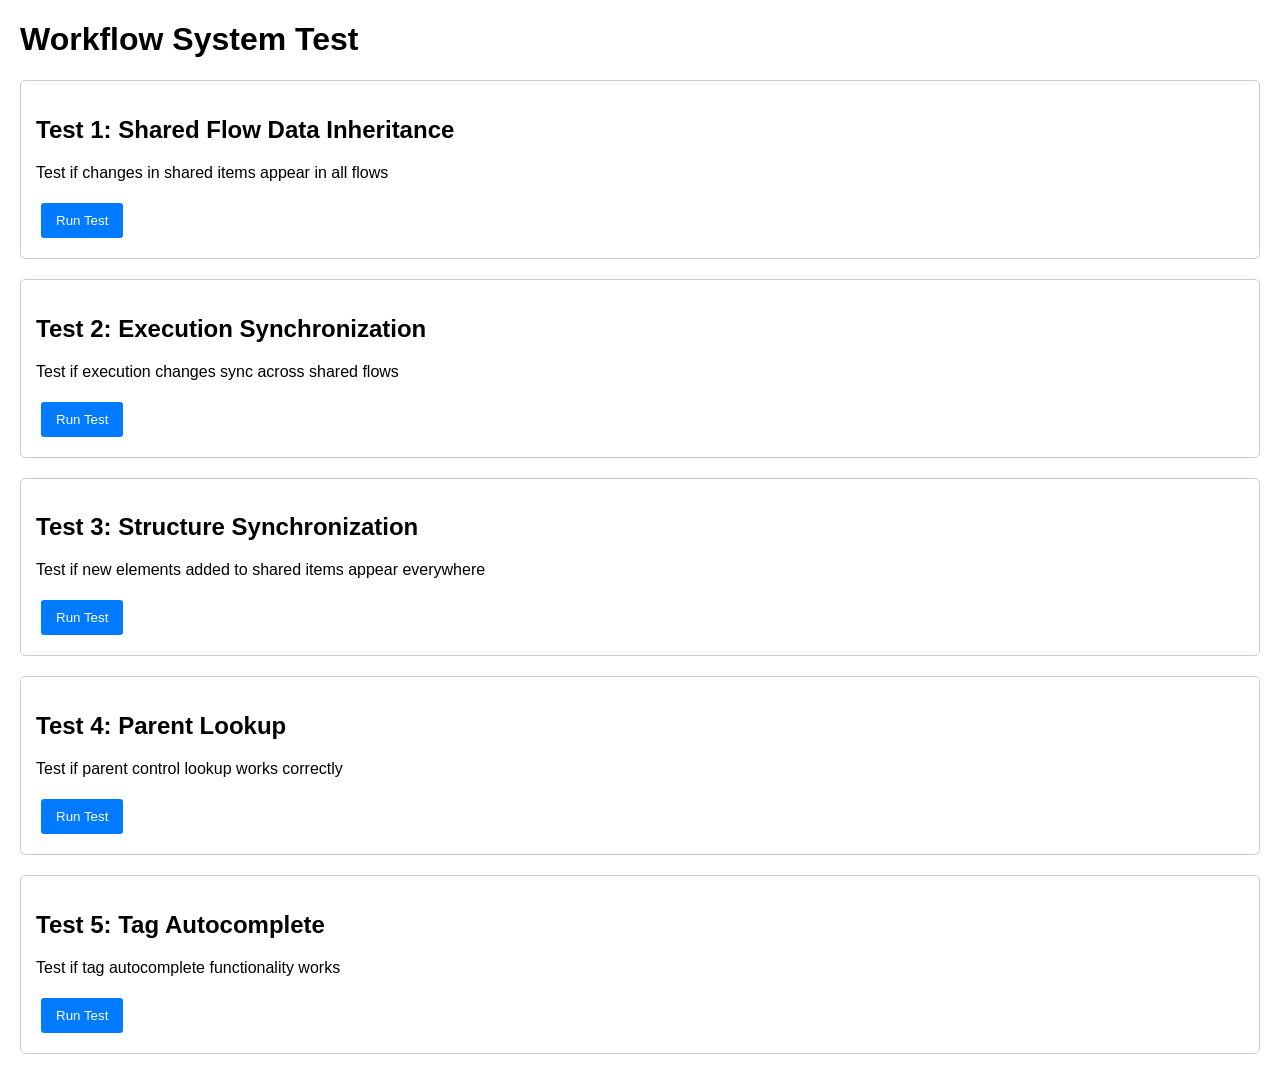
<file: test_workflow.html>
<!DOCTYPE html>
<html lang="en">
<head>
    <meta charset="UTF-8">
    <meta name="viewport" content="width=device-width, initial-scale=1.0">
    <title>Workflow Test</title>
    <style>
        body { font-family: Arial, sans-serif; margin: 20px; }
        .test-section { margin: 20px 0; padding: 15px; border: 1px solid #ccc; border-radius: 5px; }
        .test-result { margin: 10px 0; padding: 10px; border-radius: 3px; }
        .pass { background-color: #d4edda; color: #155724; }
        .fail { background-color: #f8d7da; color: #721c24; }
        button { margin: 5px; padding: 10px 15px; background: #007bff; color: white; border: none; border-radius: 3px; cursor: pointer; }
        button:hover { background: #0056b3; }
    </style>
</head>
<body>
    <h1>Workflow System Test</h1>
    
    <div class="test-section">
        <h2>Test 1: Shared Flow Data Inheritance</h2>
        <p>Test if changes in shared items appear in all flows</p>
        <button onclick="testSharedDataInheritance()">Run Test</button>
        <div id="test1-result"></div>
    </div>
    
    <div class="test-section">
        <h2>Test 2: Execution Synchronization</h2>
        <p>Test if execution changes sync across shared flows</p>
        <button onclick="testExecutionSync()">Run Test</button>
        <div id="test2-result"></div>
    </div>
    
    <div class="test-section">
        <h2>Test 3: Structure Synchronization</h2>
        <p>Test if new elements added to shared items appear everywhere</p>
        <button onclick="testStructureSync()">Run Test</button>
        <div id="test3-result"></div>
    </div>
    
    <div class="test-section">
        <h2>Test 4: Parent Lookup</h2>
        <p>Test if parent control lookup works correctly</p>
        <button onclick="testParentLookup()">Run Test</button>
        <div id="test4-result"></div>
    </div>
    
    <div class="test-section">
        <h2>Test 5: Tag Autocomplete</h2>
        <p>Test if tag autocomplete functionality works</p>
        <button onclick="testTagAutocomplete()">Run Test</button>
        <div id="test5-result"></div>
    </div>

    <script>
        // Mock workflow data for testing
        const mockWorkflow = {
            settings: { enforceSequence: true },
            flows: [
                {
                    id: 'flow-1',
                    name: 'Flow A',
                    data: [
                        {
                            id: 'ctl-1',
                            name: 'Control 1',
                            shareKey: 'shared-ctl-1',
                            tags: ['security', 'compliance'],
                            subcategories: [
                                {
                                    id: 'act-1',
                                    name: 'Action 1',
                                    shareKey: 'shared-act-1',
                                    tags: ['monitoring'],
                                    subcategories: [
                                        {
                                            id: 'evi-1',
                                            name: 'Evidence 1',
                                            shareKey: 'shared-evi-1',
                                            tags: ['documentation'],
                                            completed: false,
                                            grade: 2.0
                                        }
                                    ]
                                }
                            ]
                        }
                    ]
                },
                {
                    id: 'flow-2',
                    name: 'Flow B',
                    data: [
                        {
                            id: 'ctl-2',
                            name: 'Control 1',
                            shareKey: 'shared-ctl-1',
                            tags: ['security', 'compliance'],
                            subcategories: [
                                {
                                    id: 'act-2',
                                    name: 'Action 1',
                                    shareKey: 'shared-act-1',
                                    tags: ['monitoring'],
                                    subcategories: [
                                        {
                                            id: 'evi-2',
                                            name: 'Evidence 1',
                                            shareKey: 'shared-evi-1',
                                            tags: ['documentation'],
                                            completed: false,
                                            grade: 2.0
                                        }
                                    ]
                                }
                            ]
                        }
                    ]
                }
            ]
        };

        function testSharedDataInheritance() {
            const result = document.getElementById('test1-result');
            try {
                // Test if shared items have the same shareKey
                const flow1Control = mockWorkflow.flows[0].data[0];
                const flow2Control = mockWorkflow.flows[1].data[0];
                
                if (flow1Control.shareKey === flow2Control.shareKey && 
                    flow1Control.shareKey === 'shared-ctl-1') {
                    result.innerHTML = '<div class="test-result pass">✓ PASS: Shared items have correct shareKey</div>';
                } else {
                    result.innerHTML = '<div class="test-result fail">✗ FAIL: ShareKey mismatch</div>';
                }
            } catch (error) {
                result.innerHTML = `<div class="test-result fail">✗ ERROR: ${error.message}</div>`;
            }
        }

        function testExecutionSync() {
            const result = document.getElementById('test2-result');
            try {
                // Test if evidence items have the same shareKey
                const flow1Evidence = mockWorkflow.flows[0].data[0].subcategories[0].subcategories[0];
                const flow2Evidence = mockWorkflow.flows[1].data[0].subcategories[0].subcategories[0];
                
                if (flow1Evidence.shareKey === flow2Evidence.shareKey && 
                    flow1Evidence.shareKey === 'shared-evi-1') {
                    result.innerHTML = '<div class="test-result pass">✓ PASS: Evidence items have correct shareKey for sync</div>';
                } else {
                    result.innerHTML = '<div class="test-result fail">✗ FAIL: Evidence shareKey mismatch</div>';
                }
            } catch (error) {
                result.innerHTML = `<div class="test-result fail">✗ ERROR: ${error.message}</div>`;
            }
        }

        function testStructureSync() {
            const result = document.getElementById('test3-result');
            try {
                // Test if actions have the same shareKey
                const flow1Action = mockWorkflow.flows[0].data[0].subcategories[0];
                const flow2Action = mockWorkflow.flows[1].data[0].subcategories[0];
                
                if (flow1Action.shareKey === flow2Action.shareKey && 
                    flow1Action.shareKey === 'shared-act-1') {
                    result.innerHTML = '<div class="test-result pass">✓ PASS: Actions have correct shareKey for structure sync</div>';
                } else {
                    result.innerHTML = '<div class="test-result fail">✗ FAIL: Action shareKey mismatch</div>';
                }
            } catch (error) {
                result.innerHTML = `<div class="test-result fail">✗ ERROR: ${error.message}</div>`;
            }
        }

        function testParentLookup() {
            const result = document.getElementById('test4-result');
            try {
                // Test parent lookup logic
                const findControlIn = (targetFlow, srcCtl) => {
                    if (srcCtl.shareKey) {
                        const found = (targetFlow.data || []).find(c => c.shareKey === srcCtl.shareKey);
                        if (found) return found;
                    }
                    return (targetFlow.data || []).find(c => c.name === srcCtl.name) || null;
                };

                const srcControl = mockWorkflow.flows[0].data[0];
                const targetFlow = mockWorkflow.flows[1];
                const foundControl = findControlIn(targetFlow, srcControl);
                
                if (foundControl && foundControl.shareKey === srcControl.shareKey) {
                    result.innerHTML = '<div class="test-result pass">✓ PASS: Parent control lookup works correctly</div>';
                } else {
                    result.innerHTML = '<div class="test-result fail">✗ FAIL: Parent control lookup failed</div>';
                }
            } catch (error) {
                result.innerHTML = `<div class="test-result fail">✗ ERROR: ${error.message}</div>`;
            }
        }

        function testTagAutocomplete() {
            const result = document.getElementById('test5-result');
            try {
                // Test tag collection
                const getAllTags = () => {
                    const tagSet = new Set();
                    mockWorkflow.flows.forEach(flow => {
                        (flow.data || []).forEach(ctl => {
                            (ctl.tags || []).forEach(tag => tagSet.add(tag));
                            (ctl.subcategories || []).forEach(act => {
                                (act.tags || []).forEach(tag => tagSet.add(tag));
                                (act.subcategories || []).forEach(ev => {
                                    (ev.tags || []).forEach(tag => tagSet.add(tag));
                                });
                            });
                        });
                    });
                    return Array.from(tagSet).sort();
                };

                const allTags = getAllTags();
                const expectedTags = ['compliance', 'documentation', 'monitoring', 'security'];
                
                if (JSON.stringify(allTags) === JSON.stringify(expectedTags)) {
                    result.innerHTML = '<div class="test-result pass">✓ PASS: Tag collection works correctly</div>';
                } else {
                    result.innerHTML = `<div class="test-result fail">✗ FAIL: Expected ${expectedTags}, got ${JSON.stringify(allTags)}</div>`;
                }
            } catch (error) {
                result.innerHTML = `<div class="test-result fail">✗ ERROR: ${error.message}</div>`;
            }
        }
    </script>
</body>
</html>
</file>
<file: style.css>
/* --- THEME DEFINITIONS --- */
:root {
    --primary-color: #4a6cf7;
    --success-color: #10b981;
    --warning-color: #f59e0b;
    --danger-color: #ef4444;
    --info-color: #3b82f6;
    --accent-color: #6366f1;
    --bg-color: #f8fafc;
    --surface-color: #ffffff;
    --surface-alt-color: #f1f5f9;
    --border-color: #e2e8f0;
    --text-color: #1e293b;
    --text-muted-color: #64748b;
    --border-radius: 12px;
    --box-shadow: 0 4px 20px rgba(0, 0, 0, 0.05);
    --transition: all 0.3s ease;
}

body.dark-theme {
    --primary-color: #6366f1;
    --success-color: #10b981;
    --warning-color: #f59e0b;
    --danger-color: #ef4444;
    --info-color: #60a5fa;
    --accent-color: #818cf8;
    --bg-color: #0f172a;
    --surface-color: #1e293b;
    --surface-alt-color: #334155;
    --border-color: #475569;
    --text-color: #e0e0e0;
    --text-muted-color: #94a3b8;
}

/* --- General & Typography --- */
* { box-sizing: border-box; margin: 0; padding: 0; }
body {
    font-family: -apple-system, BlinkMacSystemFont, "Segoe UI", Roboto, "Helvetica Neue", Arial, sans-serif;
    background-color: var(--bg-color); color: var(--text-color);
    line-height: 1.6; margin: 0; padding: 2rem; transition: var(--transition);
}
body.modal-open { overflow: hidden; }

#app-container {
    max-width: 1400px; margin: 0 auto; background-color: var(--surface-color);
    border-radius: var(--border-radius); box-shadow: var(--box-shadow);
    padding: 2rem; transition: var(--transition);
}

.loading-state, .empty-state { text-align: center; color: var(--text-muted-color); padding: 3rem; font-size: 1.15rem; font-style: italic; }

/* --- Header & Top Bar --- */
.top-bar { padding-bottom: 1.5rem; margin-bottom: 1.5rem; border-bottom: 1px solid var(--border-color); }
.header-controls { display: flex; justify-content: space-between; align-items: flex-start; gap: 1.25rem; flex-wrap: wrap; }
.header-title { display: flex; align-items: baseline; gap: 0.75rem; }
h1 { font-weight: 700; font-size: 1.8rem; letter-spacing: -0.5px; }
.app-version { font-size: 0.8rem; color: var(--text-muted-color); background: var(--surface-alt-color); padding: 0.15rem 0.5rem; border-radius: 20px; }

.header-buttons { display: flex; gap: 0.75rem; }
.doc-button {
    background-color: var(--surface-alt-color); color: var(--text-color); padding: 0.65rem 1.25rem;
    border-radius: 8px; text-decoration: none; font-weight: 500; font-size: 0.95rem;
    transition: var(--transition); border: none; cursor: pointer; display: flex; align-items: center; gap: 0.5rem;
}
.doc-button:hover { background-color: var(--border-color); }
.doc-button.danger { color: var(--danger-color); border: 1px solid rgba(239, 68, 68, 0.3); background: transparent; }

/* FLOW PICKER */
.flows-bar { display: flex; gap: .5rem; align-items: center; flex-wrap: wrap; }
.flow-label { font-weight: 600; color: var(--text-muted-color); }
#flow-select { padding: .55rem .7rem; border: 1px solid var(--border-color); border-radius: 8px; background: var(--surface-color); color: var(--text-color); min-width: 220px; }

/* --- Mode Switch & Global Settings --- */
.mode-toggle { display: flex; align-items: center; gap: 0.75rem; }
.mode-label { font-size: 0.95rem; font-weight: 500; color: var(--text-muted-color); }
.switch { position: relative; display: inline-block; width: 60px; height: 32px; }
.switch input { opacity: 0; width: 0; height: 0; }
.slider { position: absolute; cursor: pointer; top: 0; left: 0; right: 0; bottom: 0; background-color: #ccc; transition: .4s; }
.slider:before { position: absolute; content: ""; height: 24px; width: 24px; left: 4px; bottom: 4px; background-color: white; transition: .4s; }
input:checked + .slider { background-color: var(--success-color); }
input:checked + .slider:before { transform: translateX(28px); }
.slider.round { border-radius: 34px; }
.slider.round:before { border-radius: 50%; }

.global-settings { display: flex; justify-content: space-between; align-items: center; background-color: var(--surface-alt-color); padding: 1rem 1.5rem; margin-top: 1.25rem; border: 1px solid var(--border-color); border-radius: var(--border-radius); transition: var(--transition); }
.global-settings .right-global { display: flex; gap: .5rem; }
.global-settings .left-global { display: flex; gap: 1.25rem; align-items: center; }
#save-structure-btn.primary { background-color: var(--primary-color); color: white; border-radius: 8px; padding: .7rem 1.2rem; border: none; cursor: pointer; }
#save-execution-btn.secondary { background-color: var(--info-color); color: white; border-radius: 8px; padding: .7rem 1.2rem; border: none; cursor: pointer; }
#save-structure-btn:hover { opacity: .9; } #save-execution-btn:hover { opacity: .9; }

/* --- Control & Registers --- */
.control-node { border: 1px solid var(--border-color); border-radius: var(--border-radius); margin-bottom: 2rem; overflow: hidden; }
.control-header { padding: 1rem 1.5rem; background-color: var(--surface-alt-color); border-bottom: 1px solid var(--border-color); }
.control-header-top { display: flex; align-items: center; justify-content: space-between; margin-bottom: 1rem; }
.control-title { font-weight: 700; font-size: 1.3rem; color: var(--text-color); flex-grow: 1;}
.registers-container { display: flex; min-height: 400px; }
.action-register-panel, .evidence-register-panel { padding: 1.5rem; transition: var(--transition); }
.action-register-panel { width: 40%; border-right: 1px solid var(--border-color); }
.evidence-register-panel { width: 60%; background-color: var(--surface-alt-color); }
.panel-title { font-size: 1.2rem; font-weight: 700; margin-bottom: 1.5rem; display: flex; align-items: center; gap: 0.5rem; color: var(--text-color); }
.panel-title .fa-solid { color: var(--primary-color); }
.validation-error { font-size: 0.85rem; color: var(--danger-color); font-weight: 600; background-color: rgba(239, 68, 68, 0.1); padding: 0.5rem; border-radius: 6px; margin-top: 0.5rem; }

/* --- Progress Bars --- */
.progress-bar-container { width: 100%; background-color: var(--border-color); border-radius: 20px; height: 8px; overflow: hidden; margin-top: 0.5rem; }
.progress-bar { height: 100%; width: 0%; background-color: var(--primary-color); border-radius: 20px; transition: width 0.5s ease-out; }

/* --- Action Item --- */
.action-item { padding: 1rem; border-radius: 8px; margin-bottom: 1rem; border: 1px solid var(--border-color); background-color: var(--surface-color); cursor: pointer; transition: var(--transition); }
.action-item:hover { transform: translateY(-2px); box-shadow: var(--box-shadow); }
.action-item.selected { background-color: var(--primary-color); color: white; border-color: var(--primary-color); }
.action-item.selected .action-name, .action-item.selected .action-text, .action-item.selected .validation-error { color: white; }
.action-item.selected .validation-error { background-color: rgba(255,255,255,0.2); }
.action-item.selected .progress-bar-container { background-color: rgba(255,255,255,0.3); }
.action-item.selected .progress-bar { background-color: white; }
.action-item-header { display: flex; justify-content: space-between; align-items: flex-start; }
.action-name { font-weight: 600; font-size: 1.1rem; }
.action-text { font-size: 0.9rem; color: var(--text-muted-color); padding-top: 0.5rem; margin-top: 0.5rem; }

/* --- Evidence Item --- */
.evidence-node { padding: 1.5rem; transition: var(--transition); border-radius: var(--border-radius); margin-bottom: 1rem; border: 1px solid var(--border-color); background-color: var(--surface-color); }
.evidence-node:last-child { margin-bottom: 0; }
.evidence-header { display: flex; align-items: center; justify-content: space-between; margin-bottom: 1rem; flex-wrap: wrap; gap: 1rem;}
.evidence-title { display: flex; align-items: center; font-weight: 600; gap: 1rem; flex-grow: 1; }
.evidence-title.completed { color: var(--text-muted-color); }
.evidence-title.completed .title-label { text-decoration: line-through; }
.title-label { flex: 1; cursor: pointer; }
.evidence-grade-selector { display: flex; align-items: center; gap: 0.5rem; }
.evidence-grade-selector label { font-size: 0.9rem; font-weight: 500; }
.evidence-grade-selector select { font-family: inherit; padding: 0.25rem 0.5rem; border-radius: 4px; border: 1px solid var(--border-color); background-color: var(--surface-color); color: var(--text-color); }
.evidence-text-creation { width: 100%; min-height: 60px; padding: 10px; border: 1px solid var(--border-color); border-radius: 6px; resize: vertical; background: var(--surface-color); color: var(--text-color); font-family: inherit; font-size: 0.95rem; margin-top: 1rem; }
.evidence-text-execution { color: var(--text-muted-color); font-size: 0.95rem; margin-top: 1rem; padding: 0.5rem; background-color: var(--surface-alt-color); border-radius: 6px; }

.evidence-tags { margin: 1.2rem 0; display: flex; flex-wrap: wrap; gap: 0.6rem; align-items: center; }
.tag-input-container { display: flex; flex-direction: column; gap: 0.25rem; }
.tag-item { background: rgba(99, 102, 241, 0.1); border: 1px solid rgba(99, 102, 241, 0.2); color: var(--accent-color); padding: 0.4rem 0.8rem; border-radius: 20px; font-size: 0.9rem; transition: var(--transition); display: inline-flex; align-items: center; gap: 0.5rem; cursor: pointer; }
.tag-item:hover { background: rgba(99, 102, 241, 0.2); }
.tag-delete { background: none; border: none; color: var(--danger-color); cursor: pointer; font-size: 1.2rem; line-height: 1; padding: 0; margin-left: 0.25rem; }
.tag-delete:hover { color: var(--danger-color); opacity: 0.8; }
.footer-item-list { display: flex; gap: 0.75rem; flex-wrap: wrap; margin-bottom: 1rem; }
.footer-item { background: rgba(99, 102, 241, 0.1); border: 1px solid rgba(99, 102, 241, 0.2); color: var(--accent-color); padding: 0.6rem 1.2rem; border-radius: 20px; font-size: 0.9rem; transition: var(--transition); display: flex; align-items: center; gap: 0.5rem; cursor: pointer; }
.footer-item:hover { background: rgba(99, 102, 241, 0.2); transform: translateY(-2px); }
.footer-controls { display: flex; gap: 0.5rem; flex-wrap: wrap; }
.footer-controls button { font-size: 0.9rem; padding: 0.6rem 1rem; border-radius: 8px; border: none; color: white; cursor: pointer; transition: var(--transition); display: flex; align-items: center; gap: 0.4rem; background: var(--accent-color); }
.footer-controls button:hover { background: var(--primary-color); }

.controls { display: flex; gap: 0.5rem; }
.controls button { background: none; border: 1px solid var(--border-color); color: var(--text-muted-color); cursor: pointer; font-size: 0.95rem; padding: 0.5rem; border-radius: 8px; width: 36px; height: 36px; line-height: 1; transition: var(--transition); display: flex; align-items: center; justify-content: center; }
.controls button:hover { background-color: var(--surface-alt-color); transform: translateY(-2px); }
.btn-add { color: var(--success-color) !important; border-color: rgba(16, 185, 129, 0.3) !important; }
.btn-edit { color: var(--warning-color) !important; border-color: rgba(245, 158, 11, 0.3) !important; }
.btn-delete { color: var(--danger-color) !important; border-color: rgba(239, 68, 68, 0.3) !important; }
.btn-manage { color: var(--text-muted-color) !important; }

/* --- Mode-Specific Visibility --- */
.execution-mode .creation-only { display: none !important; }
.creation-mode .execution-only { display: none !important; }
.execution-mode .evidence-node.locked { opacity: 0.6; pointer-events: none; }
.execution-mode .evidence-node.locked .evidence-title { pointer-events: all; }
.execution-mode .evidence-node.active { border-color: var(--primary-color); box-shadow: 0 0 15px rgba(74, 108, 247, 0.2); }
body.dark-theme .execution-mode .evidence-node.active { background-color: rgba(99, 102, 241, 0.15); }

/* --- Modal --- */
#modal-backdrop{position:fixed;top:0;left:0;width:100%;height:100%;background-color:rgba(0,0,0,0.7);display:flex;justify-content:center;align-items:center;z-index:1000;transition:opacity .3s;backdrop-filter:blur(4px)}
#modal-backdrop.hidden{opacity:0;pointer-events:none}
#modal-content{background:var(--surface-color);padding:2.5rem;border-radius:var(--border-radius);box-shadow:0 10px 50px rgba(0,0,0,0.3);width:90%;max-width:900px;height:85vh;max-height:85vh;position:relative;display:flex;flex-direction:column;transform:translateY(20px);animation:modalAppear .4s ease forwards}
@keyframes modalAppear{to{transform:translateY(0);opacity:1}}
#modal-close-btn{position:absolute;top:1.5rem;right:1.5rem;background:0 0;border:none;font-size:1.8rem;cursor:pointer;color:var(--text-muted-color);z-index:10;transition:var(--transition);width:40px;height:40px;display:flex;align-items:center;justify-content:center;border-radius:50%}
#modal-close-btn:hover{color:var(--danger-color);background-color:var(--surface-alt-color)}
#modal-title{margin-bottom:1.5rem;padding-bottom:1rem;border-bottom:1px solid var(--border-color);color:var(--text-color)}
#modal-body{flex-grow:1;overflow-y:auto;display:flex;flex-direction:column;padding:.5rem 0}
.modal-link-container{display:flex;flex-direction:column;height:100%;border-radius:8px;overflow:hidden;border:1px solid var(--border-color)}
.modal-link-frame{width:100%;flex-grow:1;border:none;background:#fff}
.modal-link-actions{padding:1rem;background:var(--surface-alt-color);display:flex;justify-content:flex-end}
.open-external{display:flex;align-items:center;gap:.5rem;color:var(--primary-color);text-decoration:none;font-weight:500}
.open-external:hover{text-decoration:underline}
.modal-gallery{display:grid;grid-template-columns:repeat(auto-fill,minmax(200px,1fr));gap:1.5rem;padding:1rem}
.modal-gallery-image{max-width:100%;border-radius:8px;box-shadow:0 4px 15px rgba(0,0,0,0.08)}
.modal-section{margin-bottom:1.5rem}
.modal-section h4{margin-bottom:.6rem}
.modal-list{list-style:none;margin:0;padding:0}
.modal-item{display:flex;justify-content:space-between;align-items:center;padding:.6rem .6rem;border:1px solid var(--border-color);border-radius:10px;background:var(--surface-color);margin-bottom:.5rem}
.modal-item-text{font-size:.95rem}
.modal-item-controls{display:flex;gap:.4rem}
.modal-item-controls .btn-edit,.modal-item-controls .btn-delete{background:none;border:1px solid var(--border-color);color:var(--text-muted-color);cursor:pointer;font-size:.95rem;padding:.4rem .5rem;border-radius:8px;width:36px;height:36px;line-height:1;transition:var(--transition);display:flex;align-items:center;justify-content:center}
.modal-item-controls .btn-edit:hover{background:var(--surface-alt-color)}
.modal-item-controls .btn-delete:hover{background:rgba(239,68,68,.12);border-color:rgba(239,68,68,.35);color:var(--danger-color)}
.modal-form{display:flex;flex-direction:column;gap:.7rem}
.modal-form input[type=text],.modal-form textarea{padding:.6rem .8rem;border:1px solid var(--border-color);border-radius:8px;background:var(--surface-color);color:var(--text-color);font-family:inherit}
.modal-form textarea{min-height:120px;resize:vertical}
.modal-form-actions{display:flex;justify-content:flex-end;gap:.6rem;margin-top:.7rem}
.modal-form-actions .cancel,.modal-form-actions .save{border:none;padding:.6rem 1rem;border-radius:8px;cursor:pointer;color:#fff}
.modal-form-actions .cancel{background:var(--text-muted-color)}
.modal-form-actions .save{background:var(--primary-color)}

/* Utility */
.hidden { display: none !important; }

/* Tag filter banner */
.tag-filter-chip {
    display: inline-flex;
    align-items: center;
    gap: .5rem;
    background: var(--surface-alt-color);
    border: 1px solid var(--border-color);
    padding: .5rem .75rem;
    border-radius: 999px;
    font-size: 0.9rem;
}
.clear-tag-filter {
    border: 1px solid var(--border-color);
    background: none;
    padding: .25rem .6rem;
    border-radius: 999px;
    cursor: pointer;
    color: var(--text-muted-color);
}
.clear-tag-filter:hover { background: var(--border-color); }
</file>
